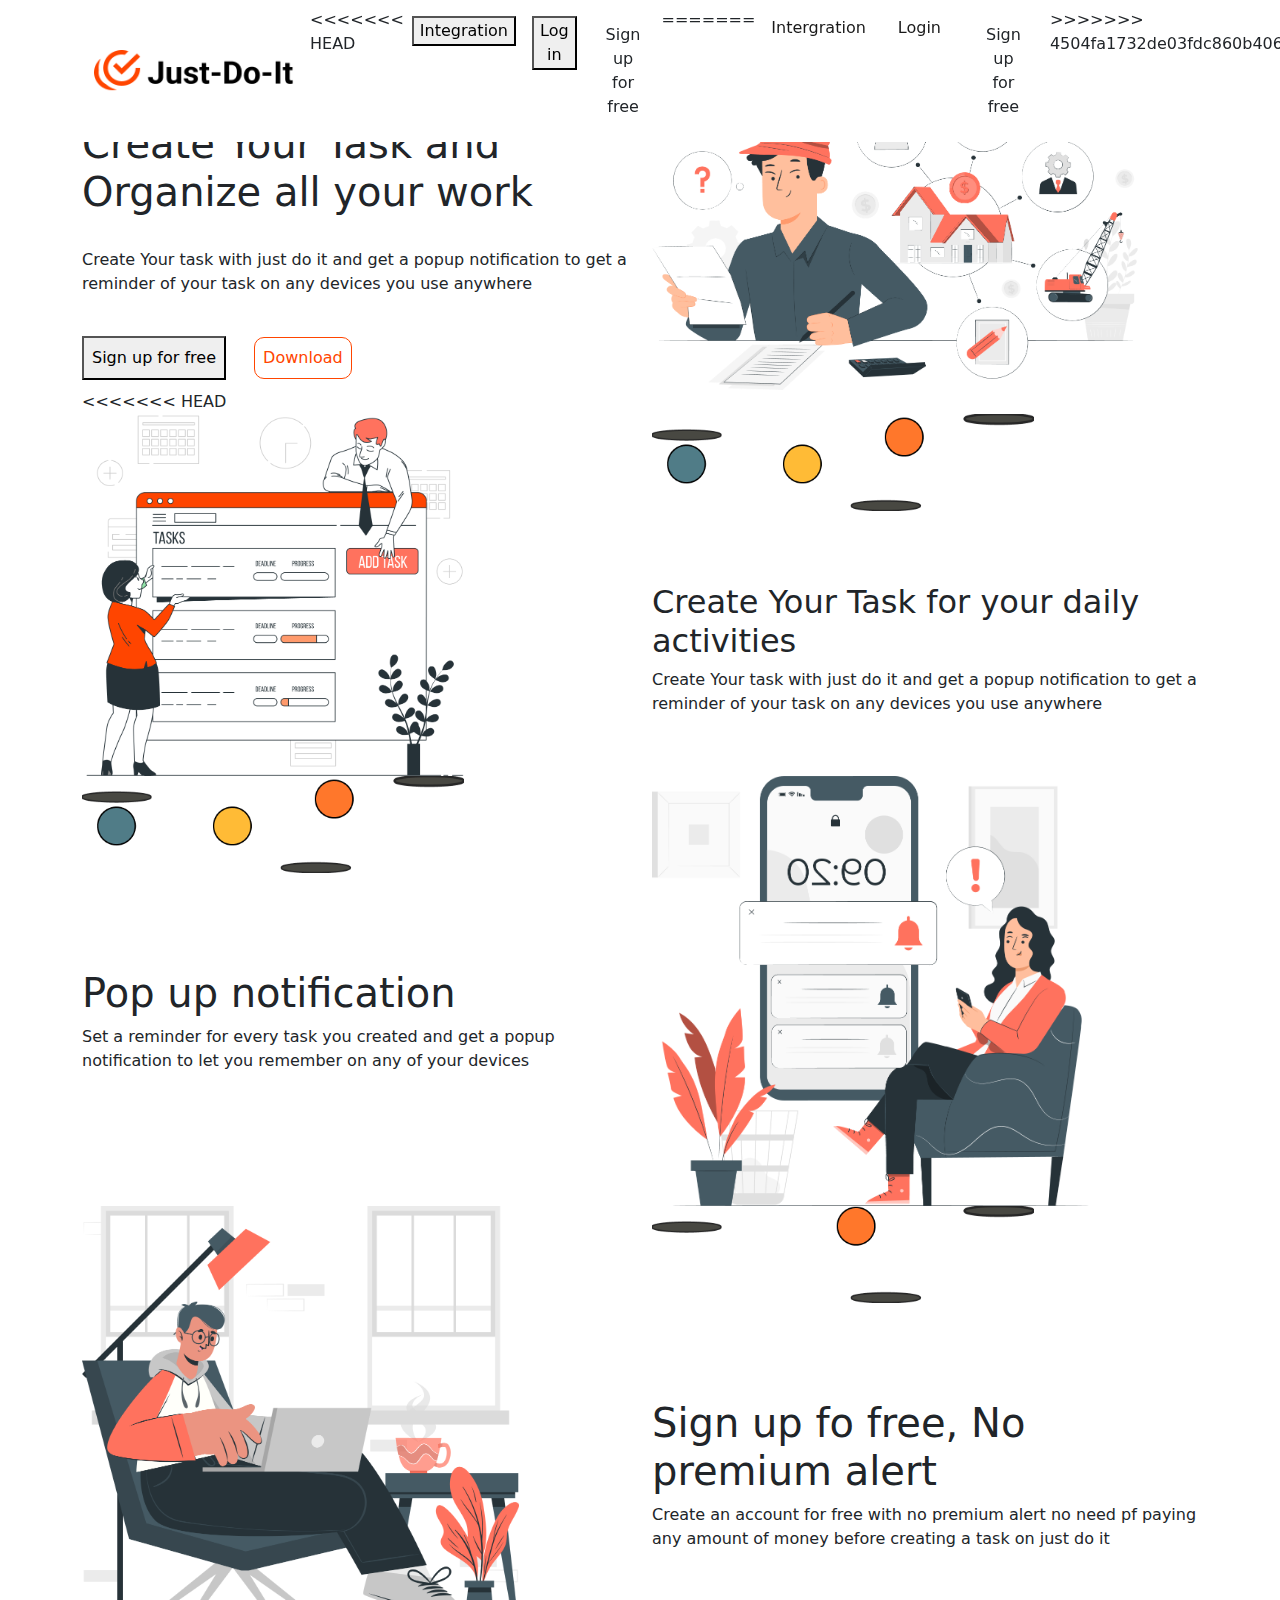
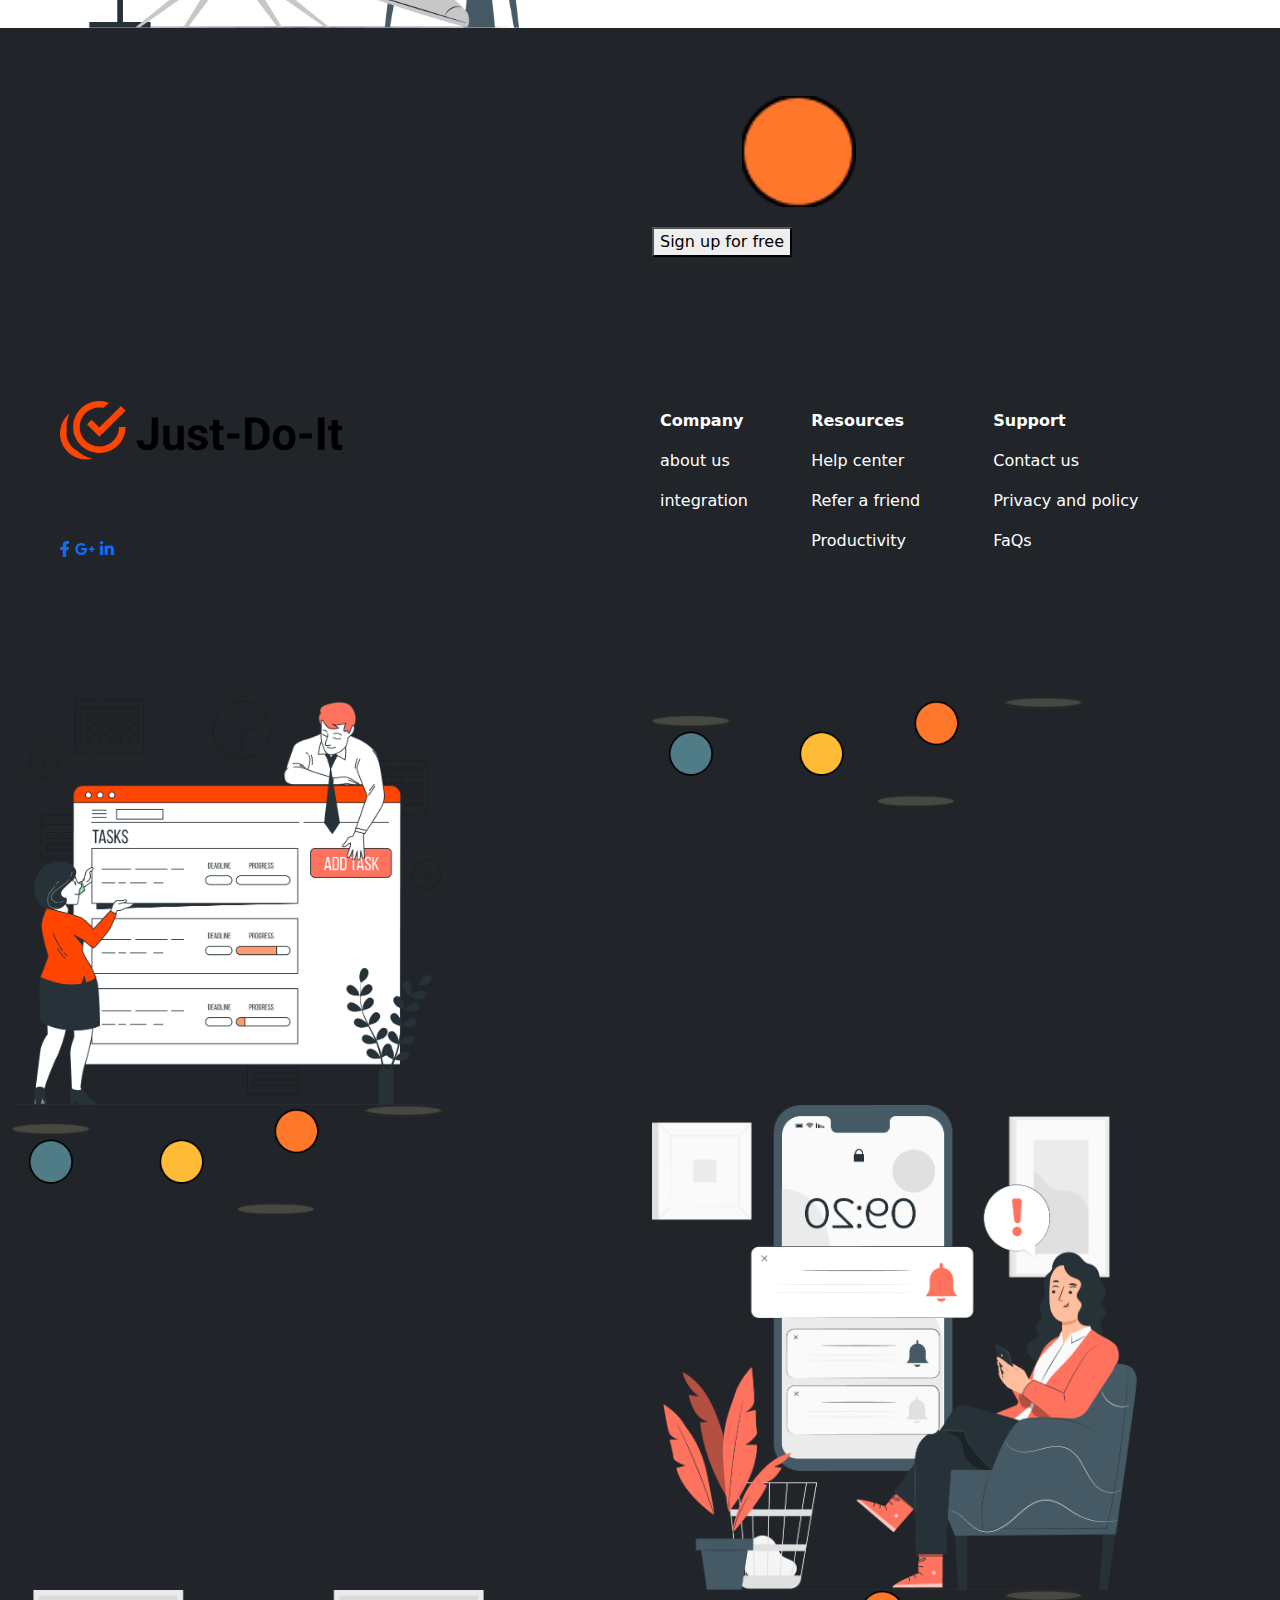
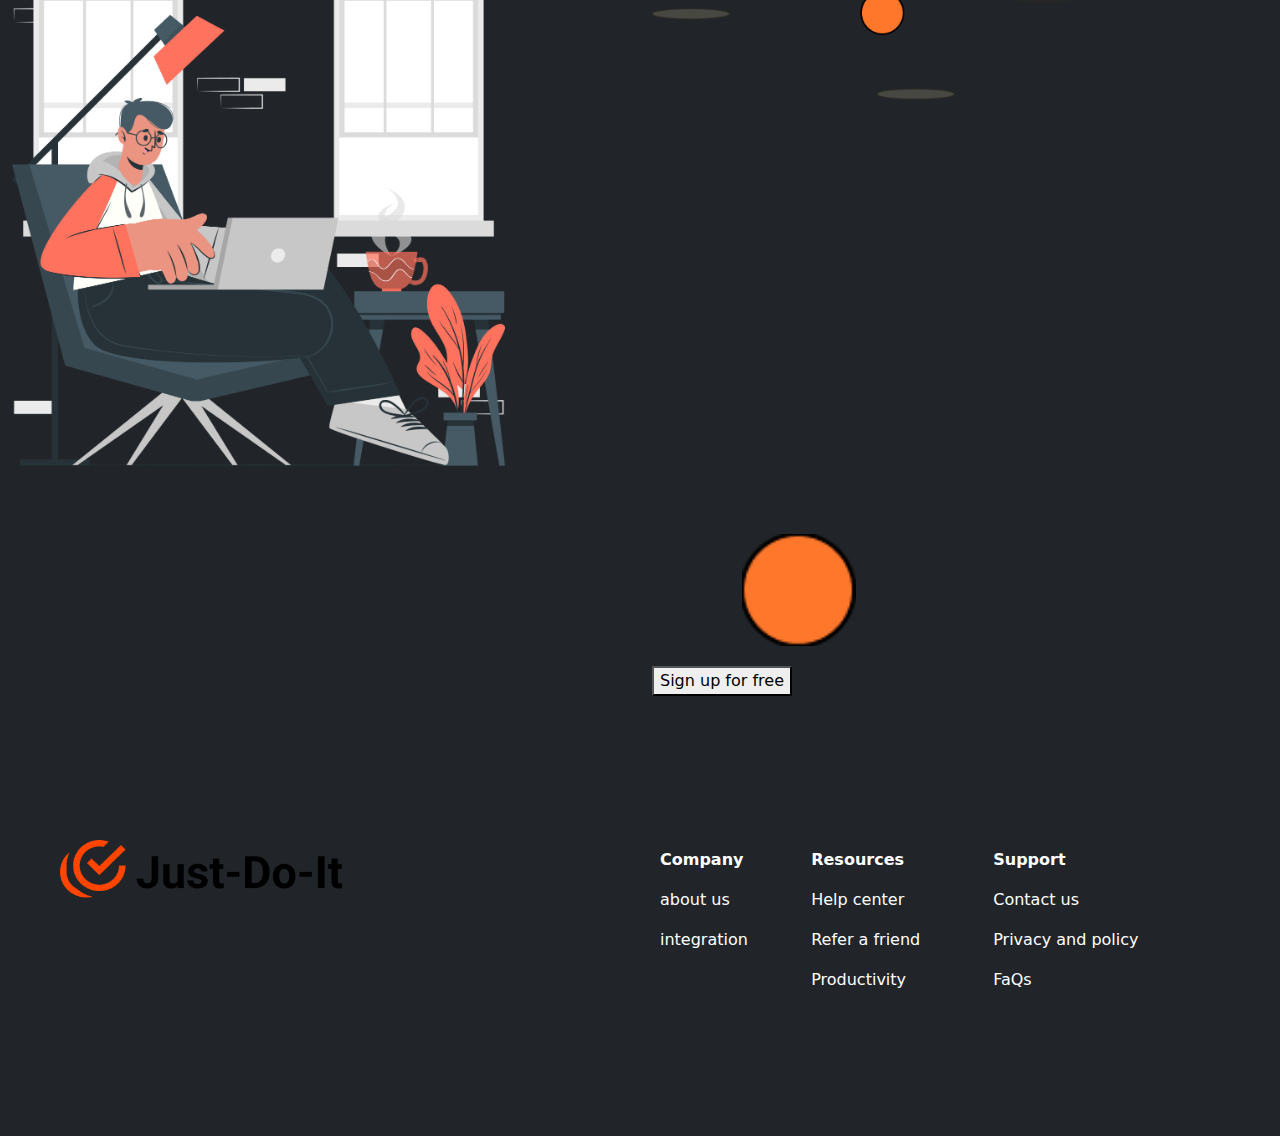
<file: pages/index.html>
<!DOCTYPE html>
<html lang="en">
<head>
    <meta charset="UTF-8">
    <meta http-equiv="X-UA-Compatible" content="IE=edge">
    <meta name="viewport" content="width=device-width, initial-scale=1.0">
    <title>Document</title>
    <link rel="stylesheet" href="/css/bootstrap.css">
    <link href="/css2/all.css" rel="stylesheet">
    <link rel="stylesheet" href="/css/all.min.css">
    <link rel="stylesheet" href="/main-css/landingpage.css">
</head>
<body>
    <div class="container">
            <!-- nav -->

        <nav class="navbar navbar-expand-lg " style="background-color: white;">
            <div class="container-fluid">
              <a class="navbar-brand "  href="#"><img src="/images/Group 6.png"  style="width:200px; "   alt=""></a>
              <button class="navbar-toggler" type="button" data-bs-toggle="collapse" data-bs-target="#navbarNavAltMarkup" aria-controls="navbarNavAltMarkup" aria-expanded="false" aria-label="Toggle navigation">
                <span class="navbar-toggler-icon"></span>
              </button>
              <div class="collapse navbar-collapse " id="navbarNavAltMarkup">
                <div class="navbar-nav ms-auto mx-5 ">
<<<<<<< HEAD
                  <a class="nav-link active" aria-current="page" href="#"> <button class="activ">Integration</button></a>
                  <a class="nav-link  active" href="sign-in.html"> <button class="activ">Log in</button></a>
                  <a  class="nav-link active" href="./sign-up.html"> <button class="btn sign-up-btn">Sign up for free</button> </a>  
=======
                  <a class="nav-link active mx-2" aria-current="page" href="#">Intergration</a>
                  <a class="nav-link  active mx-2" href="sign-in.html">Login</a>
                  <a  class="nav-link active mx-2" href="./sign-up.html"> <button class="btn sign-up-btn">Sign up for free</button> </a>  
>>>>>>> 4504fa1732de03fdc860b406c81dfc7596e89425
                </div>
              </div>
            </div>
          </nav>
          
                <!-- <head></head> -->



                <div class="row  head">
                    <div class="col-sm-6 ">
<<<<<<< HEAD
                      <br> 
                      <br> 
                      <br> 
=======
>>>>>>> 4504fa1732de03fdc860b406c81dfc7596e89425
                      <div class="text">
                        <h1>Create Your Task and Organize all your work</h1> 
                        <br>
                        <p>Create Your task with just do it and get a popup notification
                            to get a reminder of your task on any devices you use anywhere 
                        </p> <br> 
                       <a href="/pages/sign-up.html"><button class="sign-up-btn p-2" type="submit">Sign up for free</button></a> 
                        <button class="sign-btn p-2 mx-4" type="submit">Download</button>
                        </div>
                    </div>
                    <div class="col-sm-6 ">
                      <img src="/images/pana6.png " class="img-fluid" style="width: 90%; margin-top:80px" alt="">
                    </div>
                    </div>

<<<<<<< HEAD


                    <!-- body -->

                    <div class="row body">
                        <div class="col-sm-6  blue">
                           <img src="/images/bro.png" class="img-fluid" alt="">
                        </div>
                        <div class="col-sm-6 ">
                          <div>
                            <img src="/images/Group 50.png" class="img-fluid"alt="">
                          </div>
                      <br> 
                      <br> 
                      <br> 
                          <div class="text">
                            <h2>Create Your Task for your daily activities</span> </h2>
                            <p>Create Your task with just do it and get a popup notification
                                to get a reminder of your task on any devices you use anywhere 
                            </p>
                            </div>
                        </div>
                    </div>




                    <div class="row body">
                        <div class="col-sm-6">
                          <div>
                            <img src="/images/Group 50.png" class="img-fluid"   alt="">
                          </div>
                      <br>
                      <br> 
                      <br> 
                      <br> 
                          <div class="text">
                            <h1>Pop up notification</h1>
                            <p>Set a reminder for every task you created and get a popup notification to let you remember on any of your devices  
                            </p>
                            </div>
                            </div>
                            <div class="col-sm-6 blue">
                             <img src="/images/pana2.png"       style="width: 80%;" class="img-fluid" alt="">
                          </div>
                        </div>

                        <div class="row body">
                            <div class=" col-sm-6 ">
                               <img src="/images/pana4.png" class="img-fluid"      style="width: 80%;"     alt="">
                            </div>
                            <div class="col-sm-6 ">
                              <div>
                                <img src="/images/Group 52.png" class="img-fluid"  alt="">
                              </div>
                              <br> 
                      <br>  
                      <br> 
                      <br> 
                              <div class="text">
                                <h1>Sign up fo free, No premium alert</h1>
                                <p>Create an account for free with no premium alert no need pf paying any amount of money before  creating a task on just do it 
                                </p>
                                </div>
                            </div>
                        </div>          
            </div>
              <!-- footer -->

        <div class="container-fluid bg-dark footer  gap-4">
          <div class="row p-5">
            <div class="col-sm-6">
             <div > <h1 style="margin-top:30px;">Organize all your work by  <br>  using just do it </h1></div>
              
            </div>
            <div class="col-sm-6 foo">
              <div> 
                <img src="/IMGS/Group.png"  style="margin:20px 20px 20px 90px ; width:20%;"  alt=""> <br>
                <a href="/pages/sign-up.html"><button class="sign-up-btn " type="submit">Sign up for free</button></a>
               </div>
            </div>
            </div>


               <div class="row p-5 my-5">

              <div class="col-sm-6">
                 <div >
                  <img src="/images/Group 6.png" style="width:50%" alt="">
                  <p class="fs-5">Create a task and achive more <br> every day using just do it</p>
    
                </div> 
                <div class="contain">
                  <a href="#" class="social"><i class="fab fa-facebook-f"></i></a>
                  <a href="#" class="social"><i class="fab fa-google-plus-g"></i></a>
                  <a href="#" class="social"><i class="fab fa-linkedin-in"></i></a>
                </div>
              </div>

                <div class="col-sm-6">
                  <div class="table-responsive">
                    <table class="table table-borderless table-dark">
                      <tr>
                        <th scope="col"> Company </th>
                        <th scope="col">Resources</th>
                        <th scope="col">Support</th>
                      </tr>
                      <tr>
                        <td>about us</td>
                        <td>Help center</td>
                        <td>Contact us</td>
                      </tr>
                      <tr>
                        <td>integration</td>
                        <td>Refer a friend</td>
                        <td>Privacy and policy</td>
                      </tr>
                      <tr>
                        <td></td>
                        <td>Productivity</td>
                        <td>FaQs</td>
                      </tr>
                    </table>
                  </div>
                               
              </div>

              <div class="row">
                <div class="col-sm-12">

                </div>
              </div>
            </div>
=======


                    <!-- body -->

                    <div class="row body">
                        <div class="col-sm-6  blue">
                           <img src="/images/bro.png" class="img-fluid" alt="">
                        </div>
                        <div class="col-sm-6 ">
                          <div>
                            <img src="/images/Group 50.png" class="img-fluid"alt="">
                          </div>
                          <div class="text">
                            <h2>Create Your Task for your daily activities</span> </h2>
                            <p>Create Your task with just do it and get a popup notification
                                to get a reminder of your task on any devices you use anywhere 
                            </p>
                            </div>
                        </div>
                    </div>




                    <div class="row body">
                        <div class="col-sm-6">
                          <div>
                            <img src="/images/Group 50.png" class="img-fluid"   alt="">
                          </div>
                          <div class="text">
                            <h1>Pop up notification</h1>
                            <p>Set a reminder for every task you created and get a popup notification to let you remember on any of your devices  
                            </p>
                            </div>
                            </div>
                            <div class="col-sm-6 blue">
                             <img src="/images/pana2.png"       style="width: 80%;" class="img-fluid" alt="">
                          </div>
                        </div>

                        <div class="row body">
                            <div class=" col-sm-6 ">
                               <img src="/images/pana4.png" class="img-fluid"      style="width: 80%;"     alt="">
                            </div>
                            <div class="col-sm-6 ">
                              <div>
                                <img src="/images/Group 52.png" class="img-fluid"  alt="">
                              </div>
                              <div class="text">
                                <h1>Sign up fo free, No premium alert</h1>
                                <p>Create an account for free with no premium alert no need pf paying any amount of money before  creating a task on just do it 
                                </p>
                                </div>
                            </div>
                        </div>          
            </div>
              <!-- footer -->

        <div class="container-fluid bg-dark footer  gap-4">
          <div class="row p-5">
            <div class="col-sm-6">
             <div > <h1 style="margin-top:30px;">Organize all your work by  <br>  using just do it </h1></div>
              
            </div>
            <div class="col-sm-6 foo">
              <div> 
                <img src="/IMGS/Group.png"  style="margin:20px 20px 20px 90px ; width:20%;"  alt=""> <br>
                <a href="/pages/sign-up.html"><button class="sign-up-btn " type="submit">Sign up for free</button></a>
               </div>
            </div>
            </div>


               <div class="row p-5 my-5">

              <div class="col-sm-6">
                 <div >
                  <img src="/images/Group 6.png" style="width:50%" alt="">
                  <p class="fs-5">Create a task and achive more <br> every day using just do it</p>
    
                </div> 
              </div>

                <div class="col-sm-6">
                  <div class="table-responsive">
                    <table class="table table-borderless table-dark">
                      <tr>
                        <th scope="col"> Company </th>
                        <th scope="col">Resources</th>
                        <th scope="col">Support</th>
                      </tr>
                      <tr>
                        <td>about us</td>
                        <td>Help center</td>
                        <td>Contact us</td>
                      </tr>
                      <tr>
                        <td>integration</td>
                        <td>Refer a friend</td>
                        <td>Privacy and policy</td>
                      </tr>
                      <tr>
                        <td></td>
                        <td>Productivity</td>
                        <td>FaQs</td>
                      </tr>
                    </table>
                  </div>
                               
              </div>
            </div>


>>>>>>> 4504fa1732de03fdc860b406c81dfc7596e89425

   </div>
     


    <script src="/js/bootstrap.js"></script>
</body>
</html>
</file>
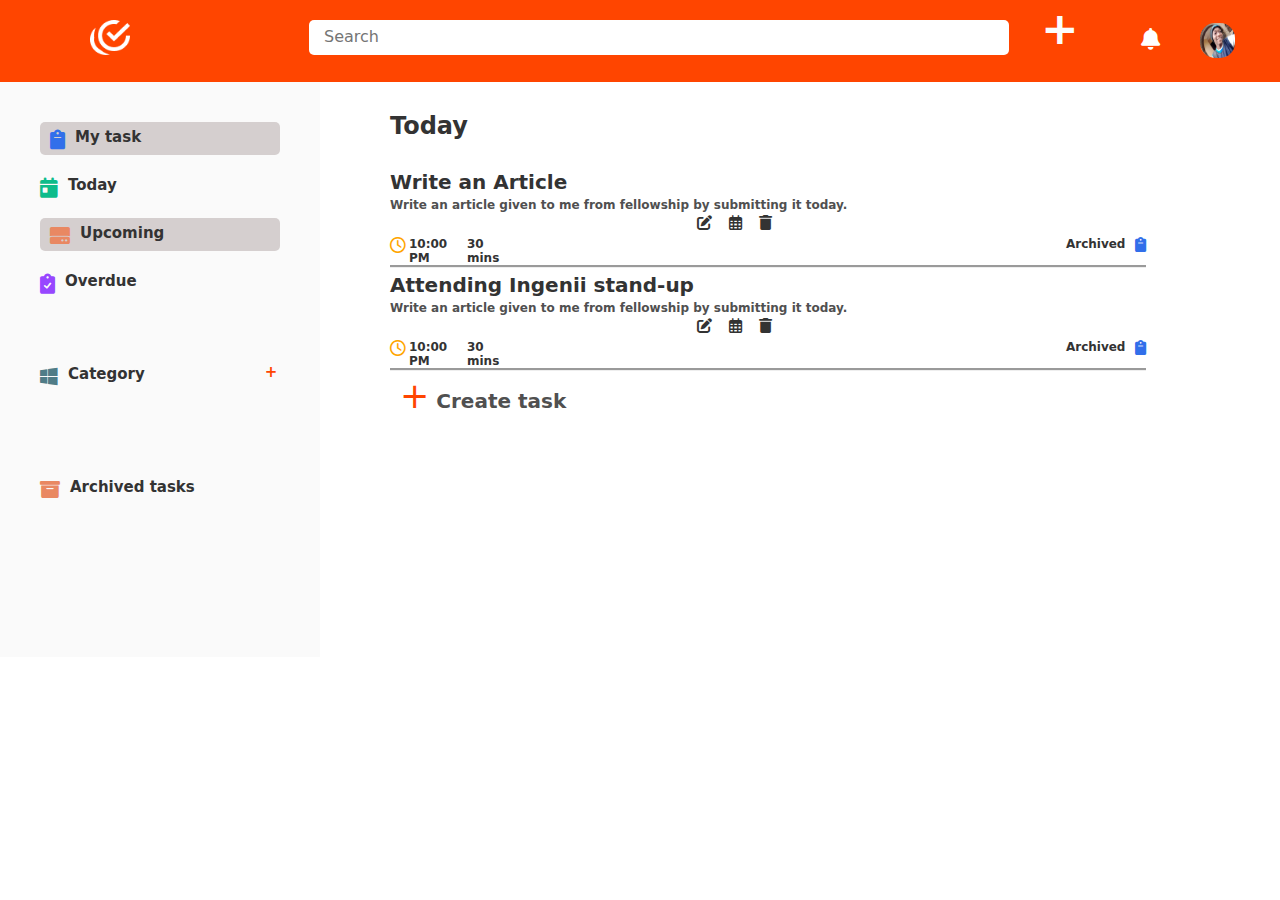
<file: main-pages/archive.html>
<!DOCTYPE html>
<html lang="en">
<head>
    <meta charset="UTF-8">
    <meta http-equiv="X-UA-Compatible" content="IE=edge">
    <meta name="viewport" content="width=device-width, initial-scale=1.0">
    <title>Your Archived Task!!!</title>
    <link href="/css2/all.css" rel="stylesheet">
    <link rel="stylesheet" href="/main-css/other_pages_styles2.css">
</head>
<body>
    <nav class="main-nav">
        <div class="logo-image">
            <img src="/IMGS/white logo.png" alt="Todo logo">
        </div>
        <div class="search">
            <input type="text" placeholder="Search">
        </div>
        <div class="add">
            <a href="http://" target="_blank"><h2>&plus;</h2></a>
        </div>
        <div class="reminder">
            <a href="http://" target="_blank"><i class="fa-solid fa-bell"></i></a>
        </div>
        <div class="profile-picture">
            <img src="/IMGS/pp.jpg" alt="My Profile picture" height="35px" width="35px">
        </div>
    </nav>

    <section>
        <div class="menus">
            <div class="my-task current">
                <i class="fa-solid fa-clipboard"></i> 
                <h4><a href="my-task.html" target="_blank">My task</a></h4>
            </div>
            <div class="today">
                <i class="fa-solid fa-calendar-day"></i>
                <h4><a href="today.html" target="_blank">Today</a></h4>
            </div> 
            <div class="upcoming current">
                <i class="fa-solid fa-hard-drive"></i>
                <h4><a href="upcoming.html" target="_blank">Upcoming</a></h4>
            </div> 
            <div class="overdue">
                <i class="fa-solid fa-clipboard-check"></i>
                <h4><a href="overdue.html" target="_blank">Overdue</a></h4>
            </div> 
            <div class="category">
                <i class="fa-brands fa-windows"></i>
                <h4><a href="" target="_blank">Category</a></h4>
                <h6><a href="" target="_blank"> &plus;</a></h6>
            </div>
            <div class="archived">
                <i class="fa-solid fa-box-archive"></i>
                <h4><a href="archive.html" target="_blank">Archived tasks</a></h4>
            </div>
        </div>
        <div class="content create">
            <h3>Today</h3>
            <div class="todos">
                <ul>
                    <li>
                        <h3 class="Description">Write an Article</h3>
                        <h5 class="details">Write an article given to me from fellowship by submitting it today.</h5>
                        <div class="task-icons">
                            <a href="" class="edit"><i class="fa-solid fa-pen-to-square"></i></a>
                            <a href="" class="date"><i class="fa-regular fa-calendar-days"></i></a>
                            <a href="" class="delete"><i class="fa-solid fa-trash"></i></a>
                        </div>
                        <div class="todos-btns">
                            <div class="todos-btns1">
                                <i class="fa-regular fa-clock"></i>
                                <h6 class="time">10:00 PM</h6>
                                <h6 class="reminder">30 mins</h6>
                            </div>
                            <div class="todos-btns2">
                                <h6>Archived</h6>
                                <i class="fa-solid fa-clipboard"></i> 
                            </div>
                        </div>
                    </li>
                    <li>
                        <h3 class="Description">Attending Ingenii stand-up</h3>
                        <h5 class="details">Write an article given to me from fellowship by submitting it today.</h5>
                        <div class="task-icons">
                            <a href="" class="edit"><i class="fa-solid fa-pen-to-square"></i></a>
                            <a href="" class="date"><i class="fa-regular fa-calendar-days"></i></a>
                            <a href="" class="delete"><i class="fa-solid fa-trash"></i></a>
                        </div>
                        <div class="todos-btns">
                            <div class="todos-btns1">
                                <i class="fa-regular fa-clock"></i>
                                <h6 class="time">10:00 PM</h6>
                                <h6 class="reminder">30 mins</h6>
                            </div>
                            <div class="todos-btns2">
                                <h6>Archived</h6>
                                <i class="fa-solid fa-clipboard"></i> 
                            </div>
                        </div>
                    </li>
                </ul>
                <h5><a href="/main-pages/create.html" target="_blank"><span>&plus;</span> Create task</a></h5>
            </div>
        </div>
    </section>
</body>
</html>
</file>
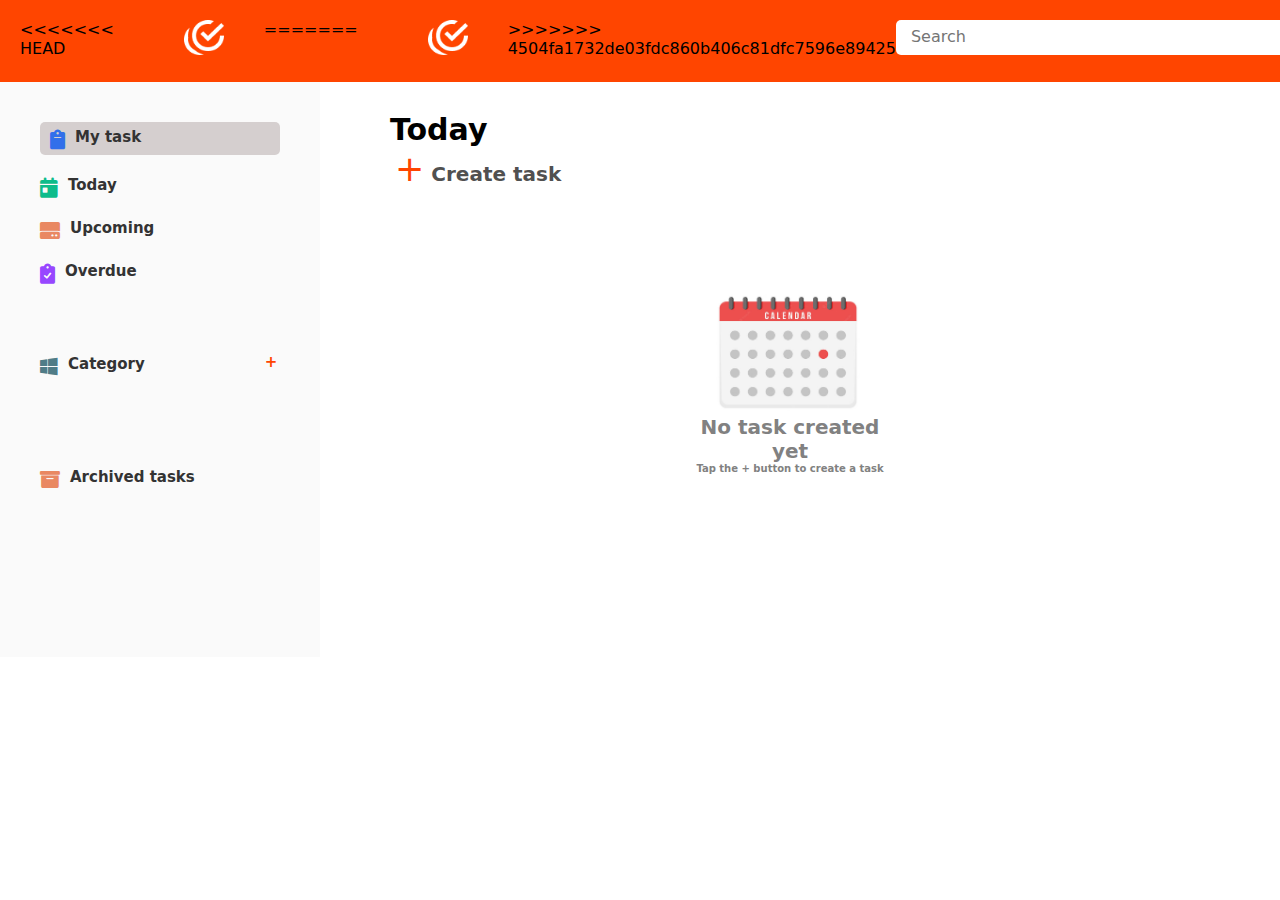
<file: main-pages/dashboard.html>
<!DOCTYPE html>
<html lang="en">
<head>
    <meta charset="UTF-8">
    <meta http-equiv="X-UA-Compatible" content="IE=edge">
    <meta name="viewport" content="width=device-width, initial-scale=1.0">
    <title>Welcome to your dashboard!!!</title>
    <link href="/css2/all.css" rel="stylesheet">
    <link rel="stylesheet" href="/main-css/other_pages_styles2.css">
</head>
<body>
    <nav class="main-nav">
<<<<<<< HEAD
       <a href="/pages/index.html"><div class="logo-image">
        <img src="/IMGS/white logo.png" alt="Todo logo">
   </div></a>  
=======
        <div class="logo-image">
            <img src="/IMGS/white logo.png" alt="Todo logo">
        </div>
>>>>>>> 4504fa1732de03fdc860b406c81dfc7596e89425
        <div class="search">
            <input type="text" placeholder="Search">
        </div>
        <div class="add">
            <a href="/main-pages/create.html" target="_blank"><h2>&plus;</h2></a>
        </div>
        <div class="reminder">
            <a href="http://" target="_blank"><i class="fa-solid fa-bell"></i></a>
        </div>
        <div class="profile-picture">
            <img src="/IMGS/pp.jpg" alt="My Profile picture" height="35px" width="35px">
        </div>
    </nav>

    <section>
        <div class="menus">
            <div class="my-task current">
                <i class="fa-solid fa-clipboard"></i> 
                <h4><a href="my-task.html" target="_blank">My task</a></h4>
            </div>
            <div class="today">
                <i class="fa-solid fa-calendar-day"></i>
                <h4><a href="today.html" target="_blank">Today</a></h4>
            </div> 
            <div class="upcoming">
                <i class="fa-solid fa-hard-drive"></i>
                <h4><a href="upcoming.html" target="_blank">Upcoming</a></h4>
            </div> 
            <div class="overdue">
                <i class="fa-solid fa-clipboard-check"></i>
                <h4><a href="overdue.html" target="_blank">Overdue</a></h4>
            </div> 
            <div class="category">
                <i class="fa-brands fa-windows"></i>
                <h4><a href="" target="_blank">Category</a></h4>
                <h6><a href="" target="_blank"> &plus;</a></h6>
            </div>
            <div class="archived">
                <i class="fa-solid fa-box-archive"></i>
                <h4><a href="archive.html" target="_blank">Archived tasks</a></h4>
            </div>
        </div>
        <div class="content">
            <h3>Today</h3>
            <h5><a href="/main-pages/create.html" target="_blank"><span>&plus;</span> Create task</a></h5>
            <aside>
                <img src="/IMGS/calendar.jpeg" alt="A picture of a calender" width="144px" height="117px">
                <h4>No task created yet</h4>
                <h6>Tap the + button to create a task</h6>
            </aside>
        </div>
    </section>
</body>
</html>
</file>
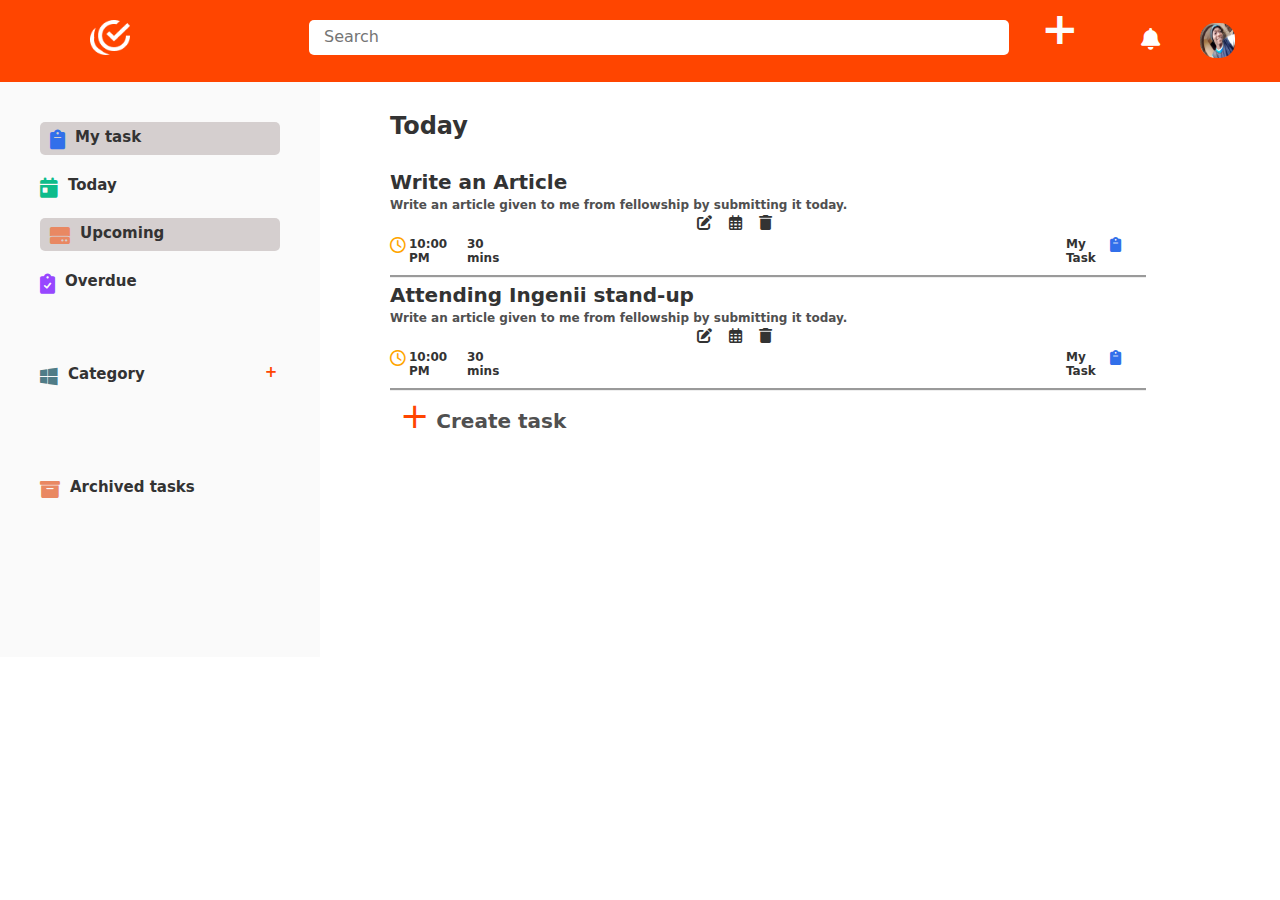
<file: main-pages/my-task.html>
<!DOCTYPE html>
<html lang="en">
<head>
    <meta charset="UTF-8">
    <meta http-equiv="X-UA-Compatible" content="IE=edge">
    <meta name="viewport" content="width=device-width, initial-scale=1.0">
    <title>Your Tasks!!!</title>
    <link href="/css2/all.css" rel="stylesheet">
    <link rel="stylesheet" href="/main-css/other_pages_styles2.css">
</head>
<body>
    <nav class="main-nav">
        <div class="logo-image">
            <img src="/IMGS/white logo.png" alt="Todo logo">
        </div>
        <div class="search">
            <input type="text" placeholder="Search">
        </div>
        <div class="add">
            <a href="http://" target="_blank"><h2>&plus;</h2></a>
        </div>
        <div class="reminder">
            <a href="http://" target="_blank"><i class="fa-solid fa-bell"></i></a>
        </div>
        <div class="profile-picture">
            <img src="/IMGS/pp.jpg" alt="My Profile picture" height="35px" width="35px">
        </div>
    </nav>

    <section>
        <div class="menus">
            <div class="my-task current">
                <i class="fa-solid fa-clipboard"></i> 
                <h4><a href="my-task.html" target="_blank">My task</a></h4>
            </div>
            <div class="today">
                <i class="fa-solid fa-calendar-day"></i>
                <h4><a href="today.html" target="_blank">Today</a></h4>
            </div> 
            <div class="upcoming current">
                <i class="fa-solid fa-hard-drive"></i>
                <h4><a href="upcoming.html" target="_blank">Upcoming</a></h4>
            </div> 
            <div class="overdue">
                <i class="fa-solid fa-clipboard-check"></i>
                <h4><a href="overdue.html" target="_blank">Overdue</a></h4>
            </div> 
            <div class="category">
                <i class="fa-brands fa-windows"></i>
                <h4><a href="" target="_blank">Category</a></h4>
                <h6><a href="" target="_blank"> &plus;</a></h6>
            </div>
            <div class="archived">
                <i class="fa-solid fa-box-archive"></i>
                <h4><a href="archive.html" target="_blank">Archived tasks</a></h4>
            </div>
        </div>
        <div class="content create">
            <h3>Today</h3>
            <div class="todos">
                <ul>
                    <li>
                        <h3 class="description">Write an Article</h3>
                        <h5 class="details">Write an article given to me from fellowship by submitting it today.</h5>
                        <div class="task-icons">
                            <a href="" class="edit"><i class="fa-solid fa-pen-to-square"></i></a>
                            <a href="" class="date"><i class="fa-regular fa-calendar-days"></i></a>
                            <a href="" class="delete"><i class="fa-solid fa-trash"></i></a>
                        </div>
                        <div class="todos-btns">
                            <div class="todos-btns1">
                                <i class="fa-regular fa-clock"></i>
                                <h6 class="time">10:00 PM</h6>
                                <h6 class="reminder">30 mins</h6>
                            </div>
                            <div class="todos-btns2">
                                <h6>My Task</h6>
                                <i class="fa-solid fa-clipboard"></i> 
                            </div>
                        </div>
                    </li>
                    <li>
                        <h3 class="Description">Attending Ingenii stand-up</h3>
                        <h5 class="details">Write an article given to me from fellowship by submitting it today.</h5>
                        <div class="task-icons">
                            <a href="" class="edit"><i class="fa-solid fa-pen-to-square"></i></a>
                            <a href="" class="date"><i class="fa-regular fa-calendar-days"></i></a>
                            <a href="" class="delete"><i class="fa-solid fa-trash"></i></a>
                        </div>
                        <div class="todos-btns">
                            <div class="todos-btns1">
                                <i class="fa-regular fa-clock"></i>
                                <h6 class="time">10:00 PM</h6>
                                <h6 class="reminder">30 mins</h6>
                            </div>
                            <div class="todos-btns2">
                                <h6>My Task</h6>
                                <i class="fa-solid fa-clipboard"></i> 
                            </div>
                        </div>
                    </li>
                </ul>
                <h5><a href="/main-pages/create.html" target="_blank"><span>&plus;</span> Create task</a></h5>
            </div>
        </div>
    </section>
</body>
</html>
</file>
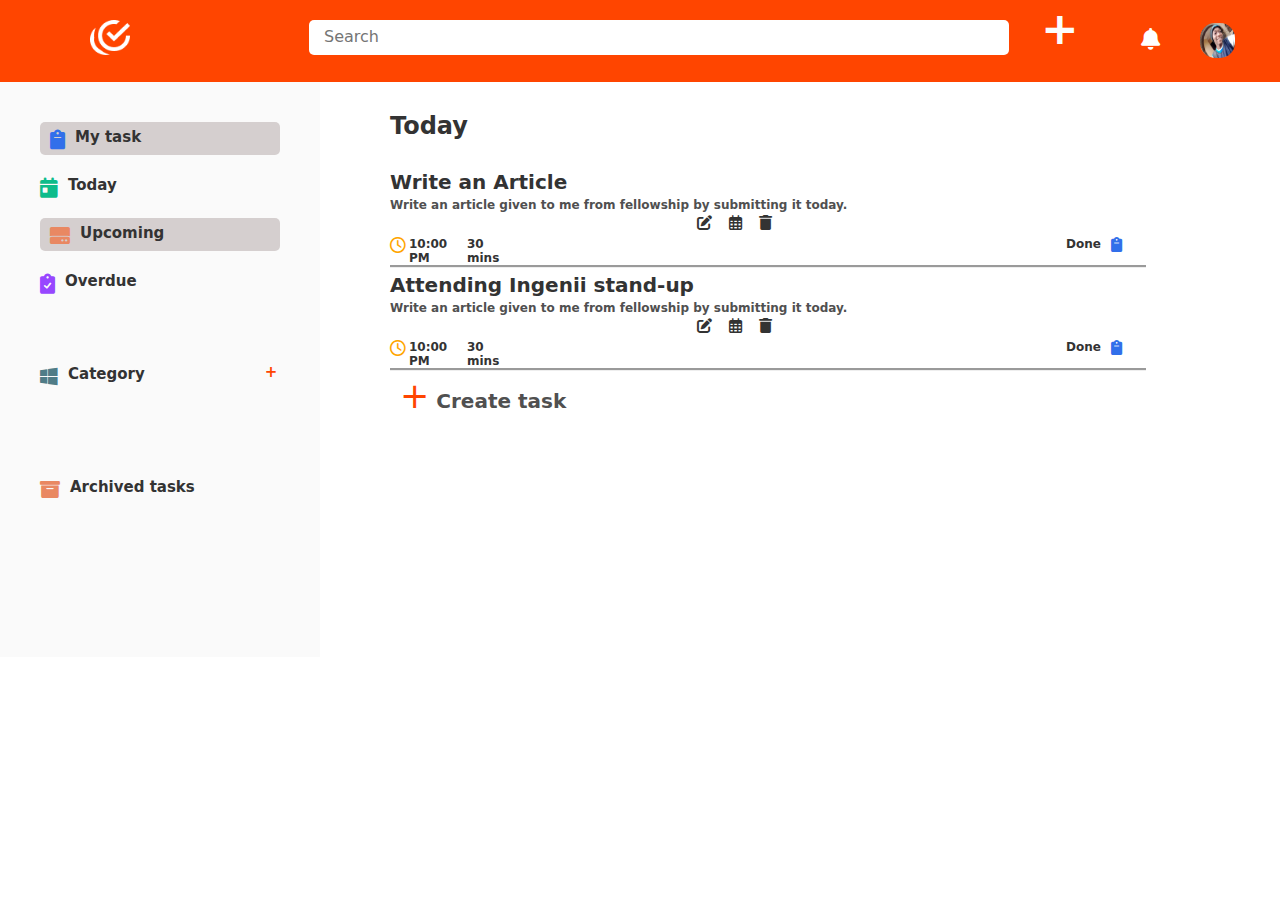
<file: main-pages/overdue.html>
<!DOCTYPE html>
<html lang="en">
<head>
    <meta charset="UTF-8">
    <meta http-equiv="X-UA-Compatible" content="IE=edge">
    <meta name="viewport" content="width=device-width, initial-scale=1.0">
    <title>Your Overdue Tasks!!!</title>
    <link href="/css2/all.css" rel="stylesheet">
    <link rel="stylesheet" href="/main-css/other_pages_styles2.css">
</head>
<body>
    <nav class="main-nav">
        <div class="logo-image">
            <img src="/IMGS/white logo.png" alt="Todo logo">
        </div>
        <div class="search">
            <input type="text" placeholder="Search">
        </div>
        <div class="add">
            <a href="http://" target="_blank"><h2>&plus;</h2></a>
        </div>
        <div class="reminder">
            <a href="http://" target="_blank"><i class="fa-solid fa-bell"></i></a>
        </div>
        <div class="profile-picture">
            <img src="/IMGS/pp.jpg" alt="My Profile picture" height="35px" width="35px">
        </div>
    </nav>

    <section>
        <div class="menus">
            <div class="my-task current">
                <i class="fa-solid fa-clipboard"></i> 
                <h4><a href="my-task.html" target="_blank">My task</a></h4>
            </div>
            <div class="today">
                <i class="fa-solid fa-calendar-day"></i>
                <h4><a href="today.html" target="_blank">Today</a></h4>
            </div> 
            <div class="upcoming current">
                <i class="fa-solid fa-hard-drive"></i>
                <h4><a href="upcoming.html" target="_blank">Upcoming</a></h4>
            </div> 
            <div class="overdue">
                <i class="fa-solid fa-clipboard-check"></i>
                <h4><a href="overdue.html" target="_blank">Overdue</a></h4>
            </div> 
            <div class="category">
                <i class="fa-brands fa-windows"></i>
                <h4><a href="" target="_blank">Category</a></h4>
                <h6><a href="" target="_blank"> &plus;</a></h6>
            </div>
            <div class="archived">
                <i class="fa-solid fa-box-archive"></i>
                <h4><a href="archive.html" target="_blank">Archived tasks</a></h4>
            </div>
        </div>
        <div class="content create">
            <h3>Today</h3>
            <div class="todos">
                <ul>
                    <li>
                        <h3 class="description">Write an Article</h3>
                        <h5 class="details">Write an article given to me from fellowship by submitting it today.</h5>
                        <div class="task-icons">
                            <a href="" class="edit"><i class="fa-solid fa-pen-to-square"></i></a>
                            <a href="" class="date"><i class="fa-regular fa-calendar-days"></i></a>
                            <a href="" class="delete"><i class="fa-solid fa-trash"></i></a>
                        </div>
                        <div class="todos-btns">
                            <div class="todos-btns1">
                                <i class="fa-regular fa-clock"></i>
                                <h6 class="time">10:00 PM</h6>
                                <h6 class="reminder">30 mins</h6>
                            </div>
                            <div class="todos-btns2">
                                <h6>Done</h6>
                                <i class="fa-solid fa-clipboard"></i> 
                            </div>
                        </div>
                    </li>
                    <li>
                        <h3 class="Description">Attending Ingenii stand-up</h3>
                        <h5 class="details">Write an article given to me from fellowship by submitting it today.</h5>
                        <div class="task-icons">
                            <a href="" class="edit"><i class="fa-solid fa-pen-to-square"></i></a>
                            <a href="" class="date"><i class="fa-regular fa-calendar-days"></i></a>
                            <a href="" class="delete"><i class="fa-solid fa-trash"></i></a>
                        </div>
                        <div class="todos-btns">
                            <div class="todos-btns1">
                                <i class="fa-regular fa-clock"></i>
                                <h6 class="time">10:00 PM</h6>
                                <h6 class="reminder">30 mins</h6>
                            </div>
                            <div class="todos-btns2">
                                <h6>Done</h6>
                                <i class="fa-solid fa-clipboard"></i> 
                            </div>
                        </div>
                    </li>
                </ul>
                <h5><a href="/main-pages/create.html" target="_blank"><span>&plus;</span> Create task</a></h5>
            </div>
        </div>
    </section>
</body>
</html>
</file>
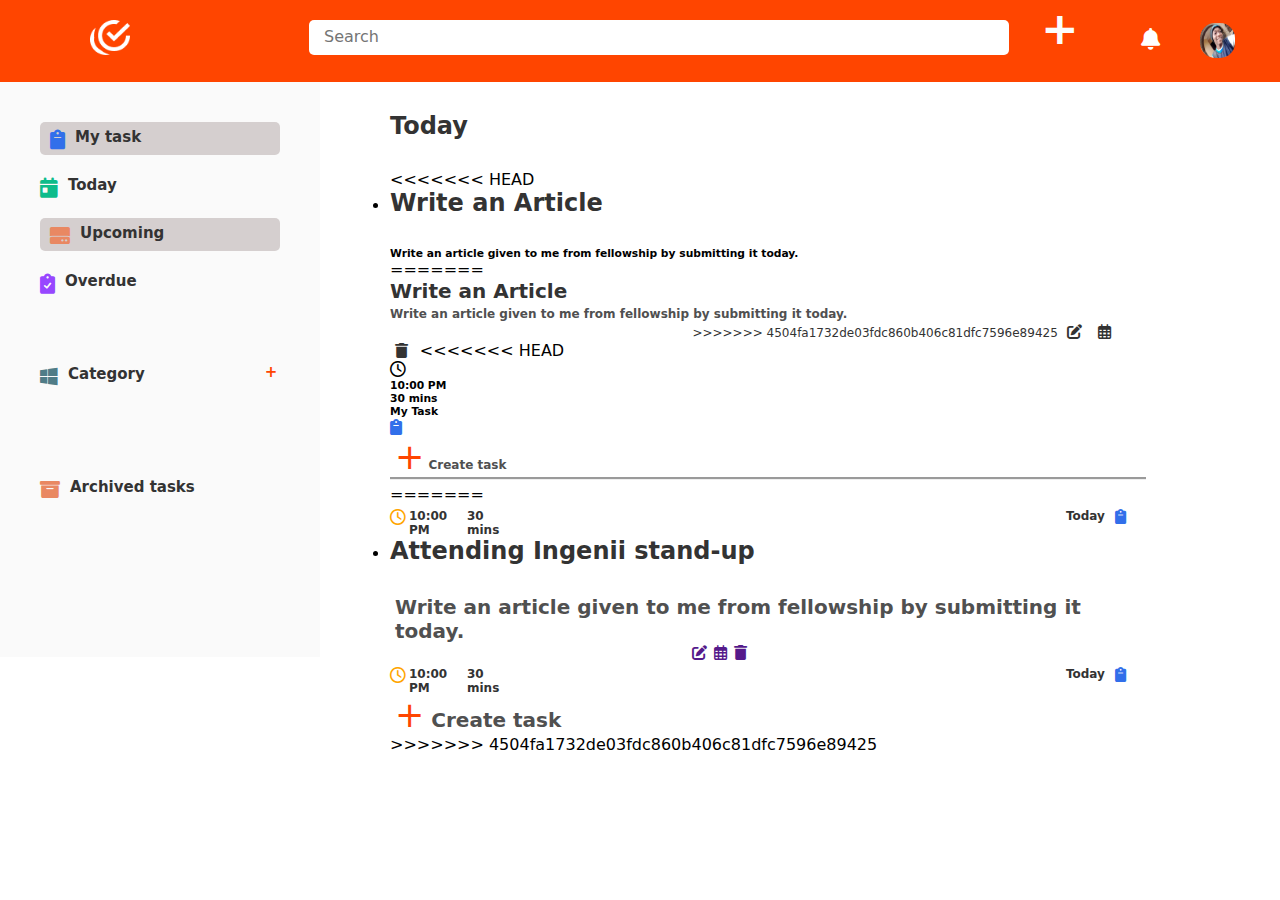
<file: main-pages/today.html>
<!DOCTYPE html>
<html lang="en">
<head>
    <meta charset="UTF-8">
    <meta http-equiv="X-UA-Compatible" content="IE=edge">
    <meta name="viewport" content="width=device-width, initial-scale=1.0">
    <title>Your To-Do list for today!!!</title>
    <link href="/css2/all.css" rel="stylesheet">
    <link rel="stylesheet" href="/main-css/other_pages_styles2.css">
</head>
<body>
    <nav class="main-nav">
        <div class="logo-image">
            <img src="/IMGS/white logo.png" alt="Todo logo">
        </div>
        <div class="search">
            <input type="text" placeholder="Search">
        </div>
        <div class="add">
            <a href="http://" target="_blank"><h2>&plus;</h2></a>
        </div>
        <div class="reminder">
            <a href="http://" target="_blank"><i class="fa-solid fa-bell"></i></a>
        </div>
        <div class="profile-picture">
            <img src="/IMGS/pp.jpg" alt="My Profile picture" height="35px" width="35px">
        </div>
    </nav>

    <section>
        <div class="menus">
            <div class="my-task current">
                <i class="fa-solid fa-clipboard"></i> 
                <h4><a href="my-task.html" target="_blank">My task</a></h4>
            </div>
            <div class="today">
                <i class="fa-solid fa-calendar-day"></i>
                <h4><a href="today.html" target="_blank">Today</a></h4>
            </div> 
            <div class="upcoming current">
                <i class="fa-solid fa-hard-drive"></i>
                <h4><a href="upcoming.html" target="_blank">Upcoming</a></h4>
            </div> 
            <div class="overdue">
                <i class="fa-solid fa-clipboard-check"></i>
                <h4><a href="overdue.html" target="_blank">Overdue</a></h4>
            </div> 
            <div class="category">
                <i class="fa-brands fa-windows"></i>
                <h4><a href="" target="_blank">Category</a></h4>
                <h6><a href="" target="_blank"> &plus;</a></h6>
            </div>
            <div class="archived">
                <i class="fa-solid fa-box-archive"></i>
                <h4><a href="archive.html" target="_blank">Archived tasks</a></h4>
            </div>
        </div>
        <div class="content create">
            <h3>Today</h3>
<<<<<<< HEAD
            <div class="todo-list">
                <ul>
                    <li>
                        <h3>Write an Article</h3>
                        <h6>Write an article given to me from fellowship by submitting it today.</h6>
                        <div>
=======
            <div class="todos">
                <ul>
                    <li>
                        <h3 class="Description">Write an Article</h3>
                        <h5 class="details">Write an article given to me from fellowship by submitting it today.</h5>
                        <div class="task-icons">
>>>>>>> 4504fa1732de03fdc860b406c81dfc7596e89425
                            <a href="" class="edit"><i class="fa-solid fa-pen-to-square"></i></a>
                            <a href="" class="date"><i class="fa-regular fa-calendar-days"></i></a>
                            <a href="" class="delete"><i class="fa-solid fa-trash"></i></a>
                        </div>
<<<<<<< HEAD
                        <div>
                            <div>
                                <i class="fa-regular fa-clock"></i>
                                <h6>10:00 PM</h6>
                                <h6>30 mins</h6>
                            </div>
                            <div>
                                <h6>My Task</h6>
                                <i class="fa-solid fa-clipboard"></i> 
                            </div>
                        </div>
                        <h5><a href="/main-pages/create.html" target="_blank"><span>&plus;</span> Create task</a></h5>
                    </li>
                </ul>
=======
                        <div class="todos-btns">
                            <div class="todos-btns1">
                                <i class="fa-regular fa-clock"></i>
                                <h6 class="time">10:00 PM</h6>
                                <h6 class="reminder">30 mins</h6>
                            </div>
                            <div class="todos-btns2">
                                <h6>Today</h6>
                                <i class="fa-solid fa-clipboard"></i> 
                            </div>
                        </div>
                    </li>
                    <li>
                        <h3 class="Description">Attending Ingenii stand-up</h3>
                        <h5 class="details">Write an article given to me from fellowship by submitting it today.</h5>
                        <div class="task-icons">
                            <a href="" class="edit"><i class="fa-solid fa-pen-to-square"></i></a>
                            <a href="" class="date"><i class="fa-regular fa-calendar-days"></i></a>
                            <a href="" class="delete"><i class="fa-solid fa-trash"></i></a>
                        </div>
                        <div class="todos-btns">
                            <div class="todos-btns1">
                                <i class="fa-regular fa-clock"></i>
                                <h6 class="time">10:00 PM</h6>
                                <h6 class="reminder">30 mins</h6>
                            </div>
                            <div class="todos-btns2">
                                <h6>Today</h6>
                                <i class="fa-solid fa-clipboard"></i> 
                            </div>
                        </div>
                    </li>
                </ul>
                <h5><a href="/main-pages/create.html" target="_blank"><span>&plus;</span> Create task</a></h5>
>>>>>>> 4504fa1732de03fdc860b406c81dfc7596e89425
            </div>
        </div>
    </section>
</body>
</html>
</file>
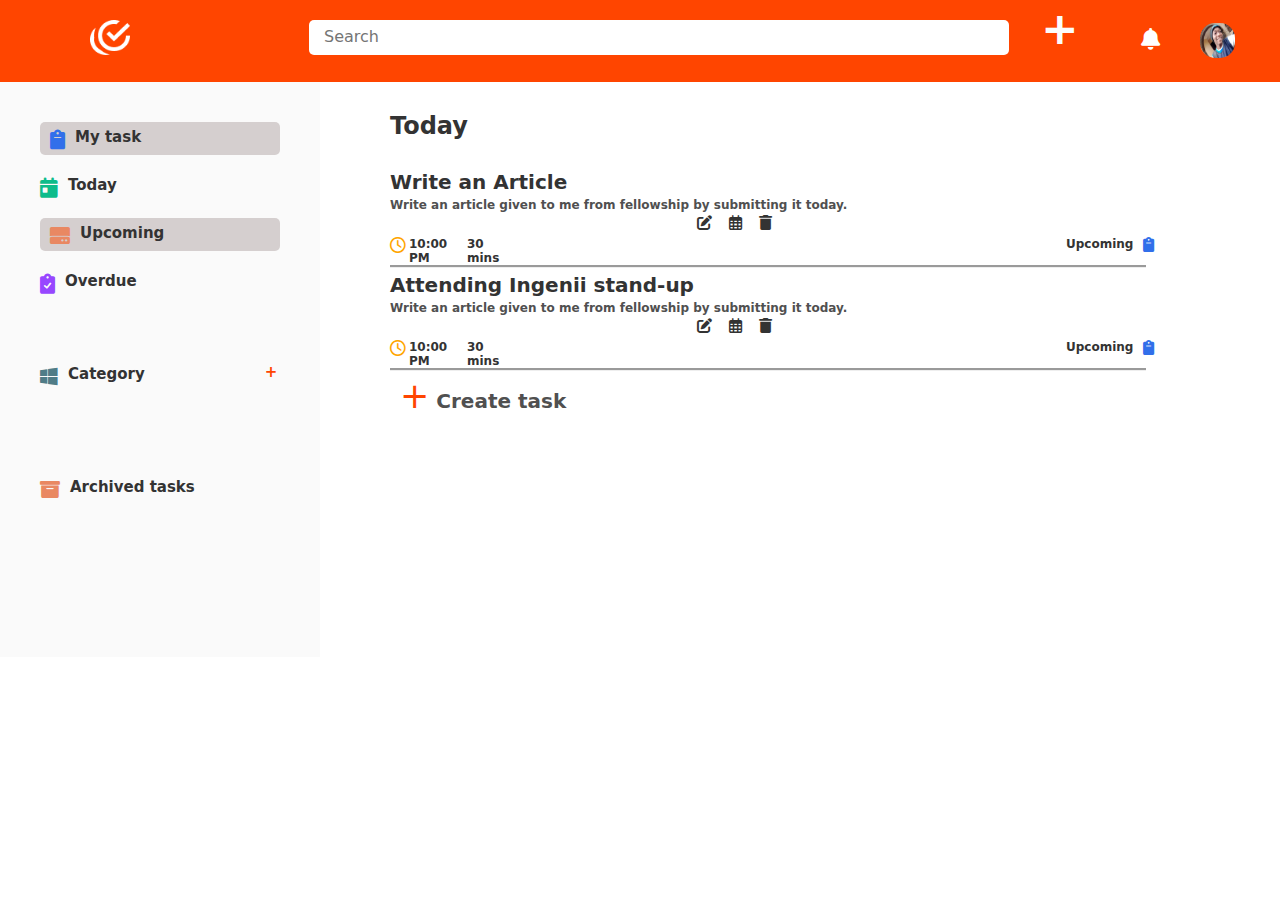
<file: main-pages/upcoming.html>
<!DOCTYPE html>
<html lang="en">
<head>
    <meta charset="UTF-8">
    <meta http-equiv="X-UA-Compatible" content="IE=edge">
    <meta name="viewport" content="width=device-width, initial-scale=1.0">
    <title>Your Upcoming Tasks!!!</title>
    <link href="/css2/all.css" rel="stylesheet">
    <link rel="stylesheet" href="/main-css/other_pages_styles2.css">
</head>
<body>
    <nav class="main-nav">
        <div class="logo-image">
            <img src="/IMGS/white logo.png" alt="Todo logo">
        </div>
        <div class="search">
            <input type="text" placeholder="Search">
        </div>
        <div class="add">
            <a href="http://" target="_blank"><h2>&plus;</h2></a>
        </div>
        <div class="reminder">
            <a href="http://" target="_blank"><i class="fa-solid fa-bell"></i></a>
        </div>
        <div class="profile-picture">
            <img src="/IMGS/pp.jpg" alt="My Profile picture" height="35px" width="35px">
        </div>
    </nav>

    <section>
        <div class="menus">
            <div class="my-task current">
                <i class="fa-solid fa-clipboard"></i> 
                <h4><a href="my-task.html" target="_blank">My task</a></h4>
            </div>
            <div class="today">
                <i class="fa-solid fa-calendar-day"></i>
                <h4><a href="today.html" target="_blank">Today</a></h4>
            </div> 
            <div class="upcoming current">
                <i class="fa-solid fa-hard-drive"></i>
                <h4><a href="upcoming.html" target="_blank">Upcoming</a></h4>
            </div> 
            <div class="overdue">
                <i class="fa-solid fa-clipboard-check"></i>
                <h4><a href="overdue.html" target="_blank">Overdue</a></h4>
            </div> 
            <div class="category">
                <i class="fa-brands fa-windows"></i>
                <h4><a href="" target="_blank">Category</a></h4>
                <h6><a href="" target="_blank"> &plus;</a></h6>
            </div>
            <div class="archived">
                <i class="fa-solid fa-box-archive"></i>
                <h4><a href="archive.html" target="_blank">Archived tasks</a></h4>
            </div>
        </div>
        <div class="content create">
            <h3>Today</h3>
            <div class="todos">
                <ul>
                    <li>
                        <h3 class="description">Write an Article</h3>
                        <h5 class="details">Write an article given to me from fellowship by submitting it today.</h5>
                        <div class="task-icons">
                            <a href="" class="edit"><i class="fa-solid fa-pen-to-square"></i></a>
                            <a href="" class="date"><i class="fa-regular fa-calendar-days"></i></a>
                            <a href="" class="delete"><i class="fa-solid fa-trash"></i></a>
                        </div>
                        <div class="todos-btns">
                            <div class="todos-btns1">
                                <i class="fa-regular fa-clock"></i>
                                <h6 class="time">10:00 PM</h6>
                                <h6 class="reminder">30 mins</h6>
                            </div>
                            <div class="todos-btns2">
                                <h6>Upcoming</h6>
                                <i class="fa-solid fa-clipboard"></i> 
                            </div>
                        </div>
                    </li>
                    <li>
                        <h3 class="Description">Attending Ingenii stand-up</h3>
                        <h5 class="details">Write an article given to me from fellowship by submitting it today.</h5>
                        <div class="task-icons">
                            <a href="" class="edit"><i class="fa-solid fa-pen-to-square"></i></a>
                            <a href="" class="date"><i class="fa-regular fa-calendar-days"></i></a>
                            <a href="" class="delete"><i class="fa-solid fa-trash"></i></a>
                        </div>
                        <div class="todos-btns">
                            <div class="todos-btns1">
                                <i class="fa-regular fa-clock"></i>
                                <h6 class="time">10:00 PM</h6>
                                <h6 class="reminder">30 mins</h6>
                            </div>
                            <div class="todos-btns2">
                                <h6>Upcoming</h6>
                                <i class="fa-solid fa-clipboard"></i> 
                            </div>
                        </div>
                    </li>
                </ul>
                <h5><a href="/main-pages/create.html" target="_blank"><span>&plus;</span> Create task</a></h5>
            </div>
        </div>
    </section>
</body>
</html>
</file>
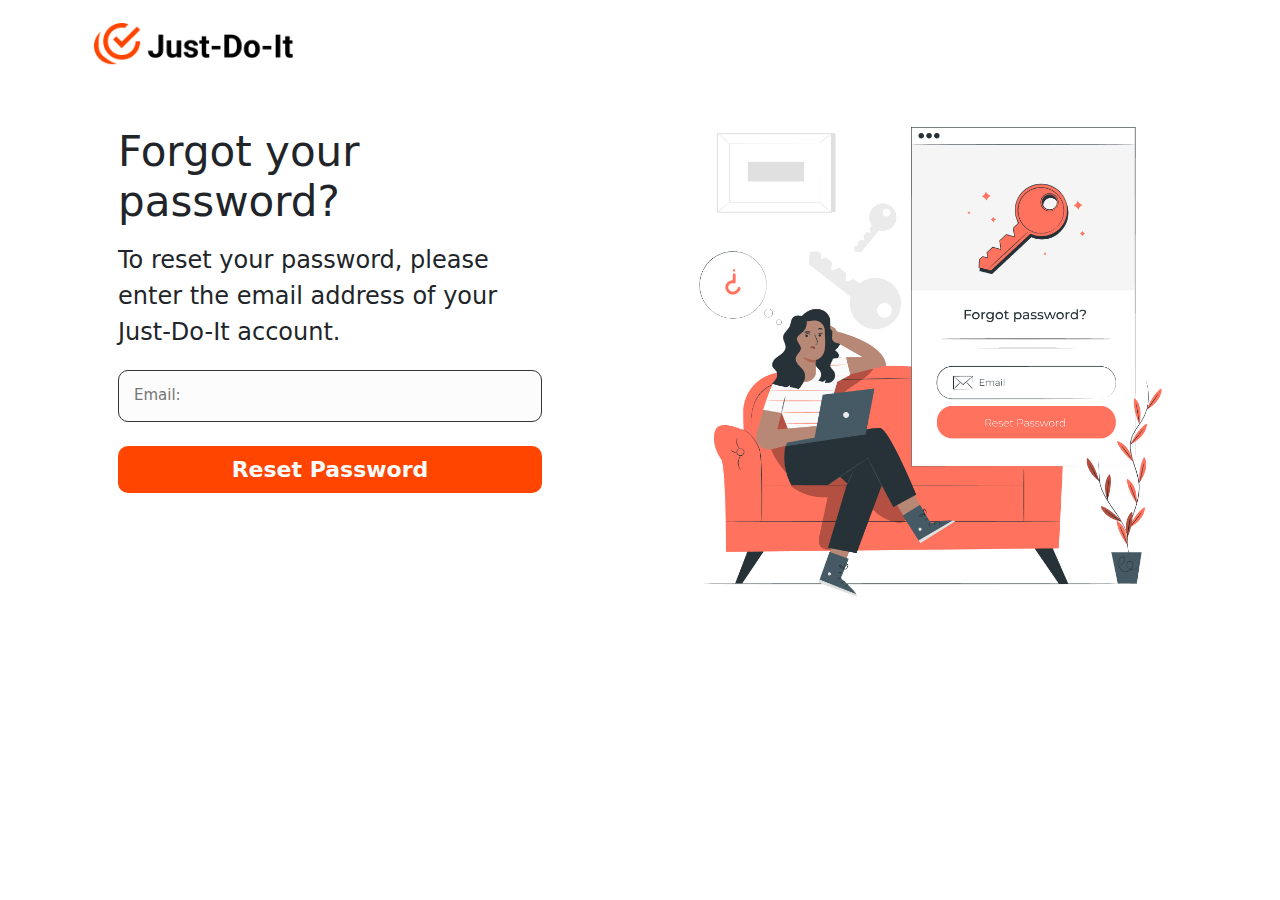
<file: pages/forgot password.html>
<!DOCTYPE html>
<html lang="en">
<head>
    <meta charset="UTF-8">
    <meta http-equiv="X-UA-Compatible" content="IE=edge">
    <meta name="viewport" content="width=device-width, initial-scale=1.0">
    <title>Forgotten Password?</title>
    <link href="/css2/all.css" rel="stylesheet">
    <link rel="stylesheet" href="/main-css/other_pages_styles.css" />
    <link rel="stylesheet" href="/css/bootstrap.css">
</head>
<body>
   
     <section class="container">
        <nav class="navbar navbar-expand-lg " style="background-color: white;">
            <div class="container-fluid">
              <a class="navbar-brand "  href="/pages/index.html"><img src="/images/Group 6.png"  style="width:200px; "  class="img-fluid"  alt=""></a>
                            
            </div>
          </nav>  
        <div id="sign-in" class="row" >
            
            <div class=" col-sm-6 p-5 details">
                <form id="sign-in-form" class="form">
                    <h3>Forgot your password?</h3>
                    <p class="fs-4">To reset your password, please enter the email address of your Just-Do-It account.<p>
                    <input 
                    type="email" 
                    name="content" 
                    id="content" 
                    placeholder="Email:">   
                                  <br>
                                     
                    <a href="/pages/reset.html" target="_blank"><button type="button"">Reset Password</button></a>
                     </form> 
        </div>
        <div class="col-sm-6 p-5">
            <div>
                <img src="/IMGS/forgotten password.png" class="img-fluid" alt="A lady signing in on her mobile device ">
               </div>
        </div>
        </div>
    </section>
</body>
</html>
</file>
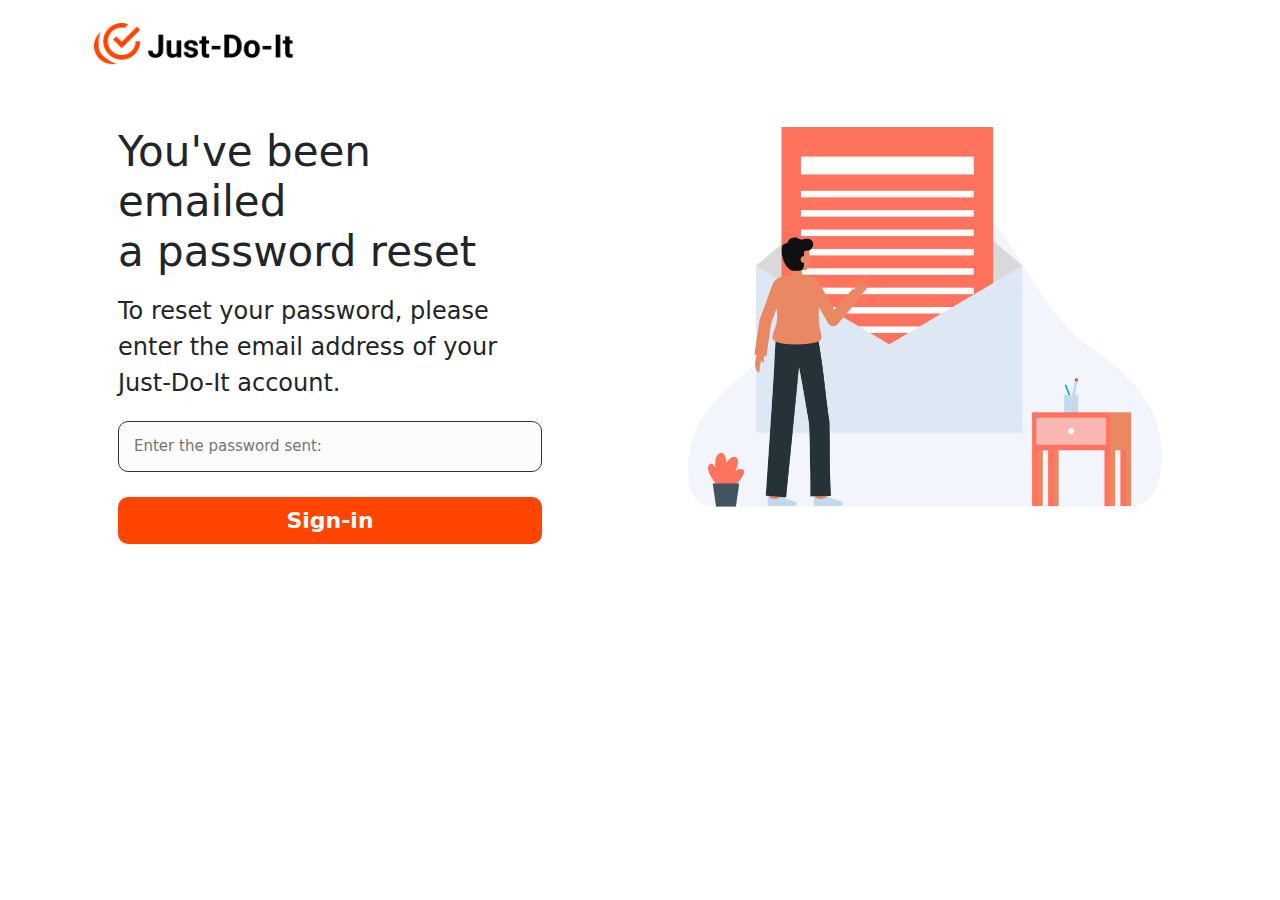
<file: pages/reset.html>
<!DOCTYPE html>
<html lang="en">
<head>
    <meta charset="UTF-8">
    <meta http-equiv="X-UA-Compatible" content="IE=edge">
    <meta name="viewport" content="width=device-width, initial-scale=1.0">
    <title>Hi! Reset your password.</title>
    <link href="/css2/all.css" rel="stylesheet">
    <link rel="stylesheet" href="/main-css/other_pages_styles.css">
    <link rel="stylesheet" href="/css/bootstrap.css">
</head>
<body>
    <!-- <Header>
        <div class="logo">
            <div class="logo-image">
                <img src="./IMGS/logo.png" alt="Todo logo">
            </div>

            <div class="logo-text">
                <a href="./index.html" target="_self"><h3>Just-Do-It</h3></a>
            </div>
        </div>
    </Header>

    <section>
        <div id="reset-password">
            <div class="details">
                <form id="reset-password-form" class="form">
                    <h4>You've been emailed <br> a password reset.</h4>
                    <br><br>
                    <input 
                    type="text" 
                    name="content" 
                    id="content" 
                    placeholder="Enter the password sent:">
                    <button type="submit">Sign-in</button>
                </form>
            </div>
        </div>

        <div class="reset-image">
            <img src="./IMGS/reset password.png"  style="height: 75%;" alt="A lady signing in on her mobile device ">
        </div>
    </section> -->


    <section class="container">
        <nav class="navbar navbar-expand-lg " style="background-color: white;">
            <div class="container-fluid">
              <a class="navbar-brand "  href="/pages/index.html"><img src="/images/Group 6.png"  style="width:200px; "  class="img-fluid"  alt=""></a>
                            
            </div>
          </nav>  
        <div id="sign-in" class="row" >
            
            <div class=" col-sm-6 p-5 details">
                <form id="sign-in-form" class="form">
                    <h3>You've been emailed <br> a password reset</h3>
                    <p class="fs-4">To reset your password, please enter the email address of your Just-Do-It account.<p>
                    <input 
                    type="email" 
                    name="content" 
                    id="content" 
                    placeholder="Enter the password sent:">   
                                  <br>
                                     
                    <a href="/pages/sign-in.html" target="_blank"><button type="button"">Sign-in</button></a>
                     </form> 
        </div>
        <div class="col-sm-6 p-5">
            <div>
                <img src="/IMGS/reset password.png" class="img-fluid" alt="A lady signing in on her mobile device ">
               </div>
        </div>
        </div>
    </section>

</body>
</html>
</file>
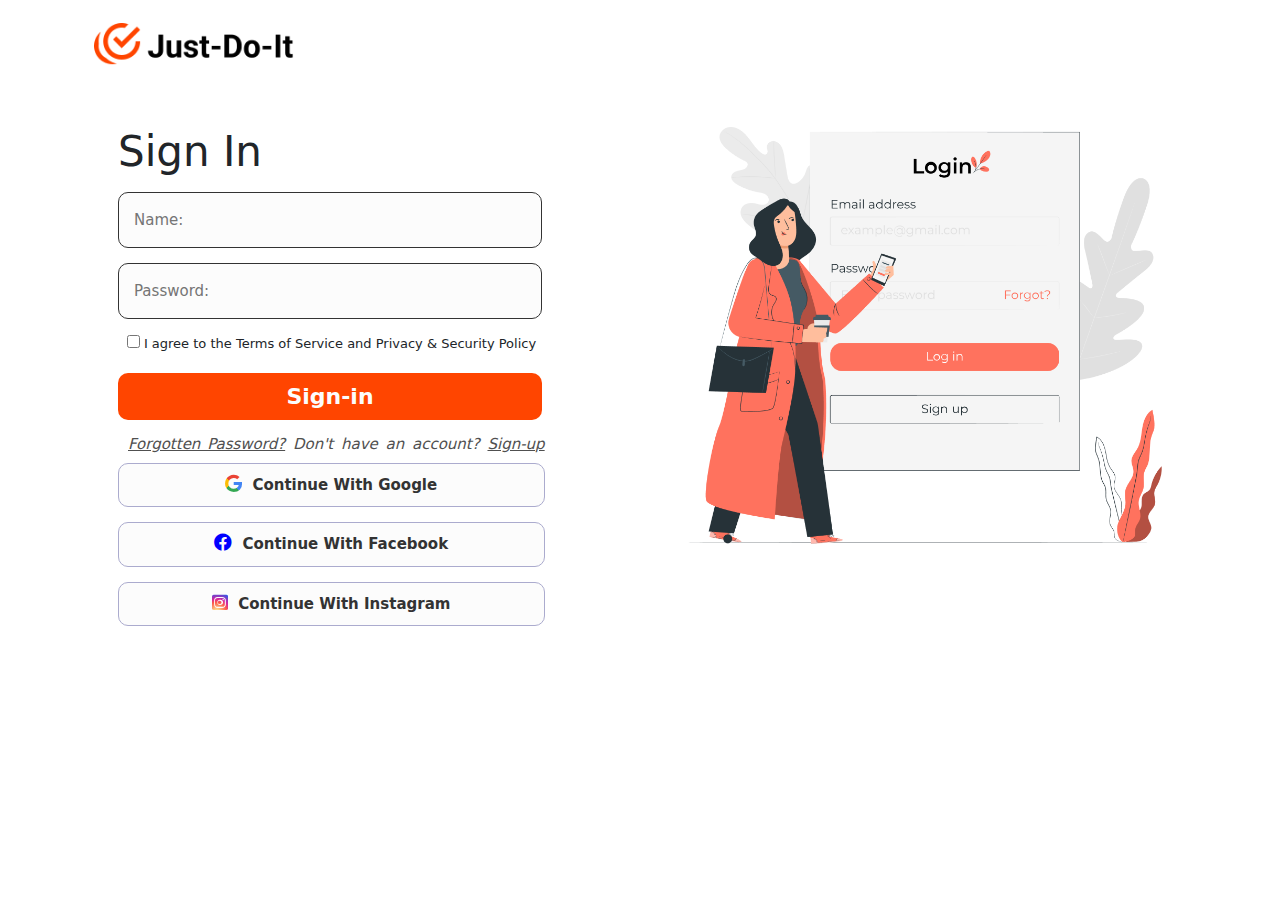
<file: pages/sign-in.html>
<!DOCTYPE html>
<html lang="en">
<head>
    <meta charset="UTF-8">
    <meta http-equiv="X-UA-Compatible" content="IE=edge">
    <meta name="viewport" content="width=device-width, initial-scale=1.0">
    <title>Hi! Log in Here.</title>
    <link href="/css2/all.css" rel="stylesheet">
    <link rel="stylesheet" href="/main-css/other_pages_styles.css" />
    <link rel="stylesheet" href="/css/bootstrap.css">

</head>
<body>
    <!-- <Header>
        <div class="logo">

            <div class="logo-image">
                <img src="./IMGS/logo.png" alt="Todo logo">
            </div>

            <div class="logo-text">
                <a href="./index.html" target="_self"><h3>Just-Do-It</h3></a>
            </div>
        </div>
    </Header> -->
  <!-- <nav class="navbar navbar-expand-lg " style="background-color: white;">
            <div class="container-fluid">
              <a class="navbar-brand "  href="#"><img src="./images/Group 6.png"  style="width:200px; "   alt=""></a>
                            
            </div>
          </nav>
       -->
    <section class="container">
        <nav class="navbar navbar-expand-lg " style="background-color: white;">
            <div class="container-fluid">
              <a class="navbar-brand "  href="./index.html"><img src="/images/Group 6.png"  style="width:200px; "  class="img-fluid"  alt=""></a>
                            
            </div>
          </nav>  
        <div id="sign-in" class="row" >
            
            <div class=" col-sm-6 p-5 details">
                <form id="sign-in-form" class="form">
                    <h3>Sign In</h3>
                    <input 
                    type="text" 
                    name="content" 
                    id="content" 
                    placeholder="Name:">
                    
                    <input 
                    type="password" 
                    name="content" 
                    id="content" 
                    placeholder="Password:">

                    <p> <input type="checkbox" name="Agreement" class="agreement">I agree to the Terms of Service and Privacy & Security Policy</p>

                    <a href="/main-pages/dashboard.html" target="_blank"><button type="button"">Sign-in</button></a>
                </form>
               

                <h5><a href="/pages/forgot password.html" target="_blank" class="fgt">Forgotten Password?</a> Don't have an account? <a href="/pages/sign-up.html" target="_blank">Sign-up</a></h5>
            

            <div class="sign-up-buttons btns">
                <a href=""target="_blank"><button type="submit" class="google"><i class="fa-brands fa-google" aria-hidden="true"></i>Continue With Google</button></a>
    
                <a href="" target="_blank"><button type="submit" class="facebook"><i class="fa-brands fa-facebook" aria-hidden="true"></i>Continue With Facebook</button></a>
    
                <a href="" target="_blank"><button type="submit" class="insta"><i class="fa-brands fa-square-instagram"></i>Continue With Instagram</button></a>
            </div>
        </div>
        <div class="col-sm-6 p-5">
            <div>
                <img src="/IMGS/sign-in.png" class="img-fluid" alt="A lady signing in on her mobile device ">
               </div>
    
        </div>
        </div>


    </section>
    
</body>
</html>
</file>
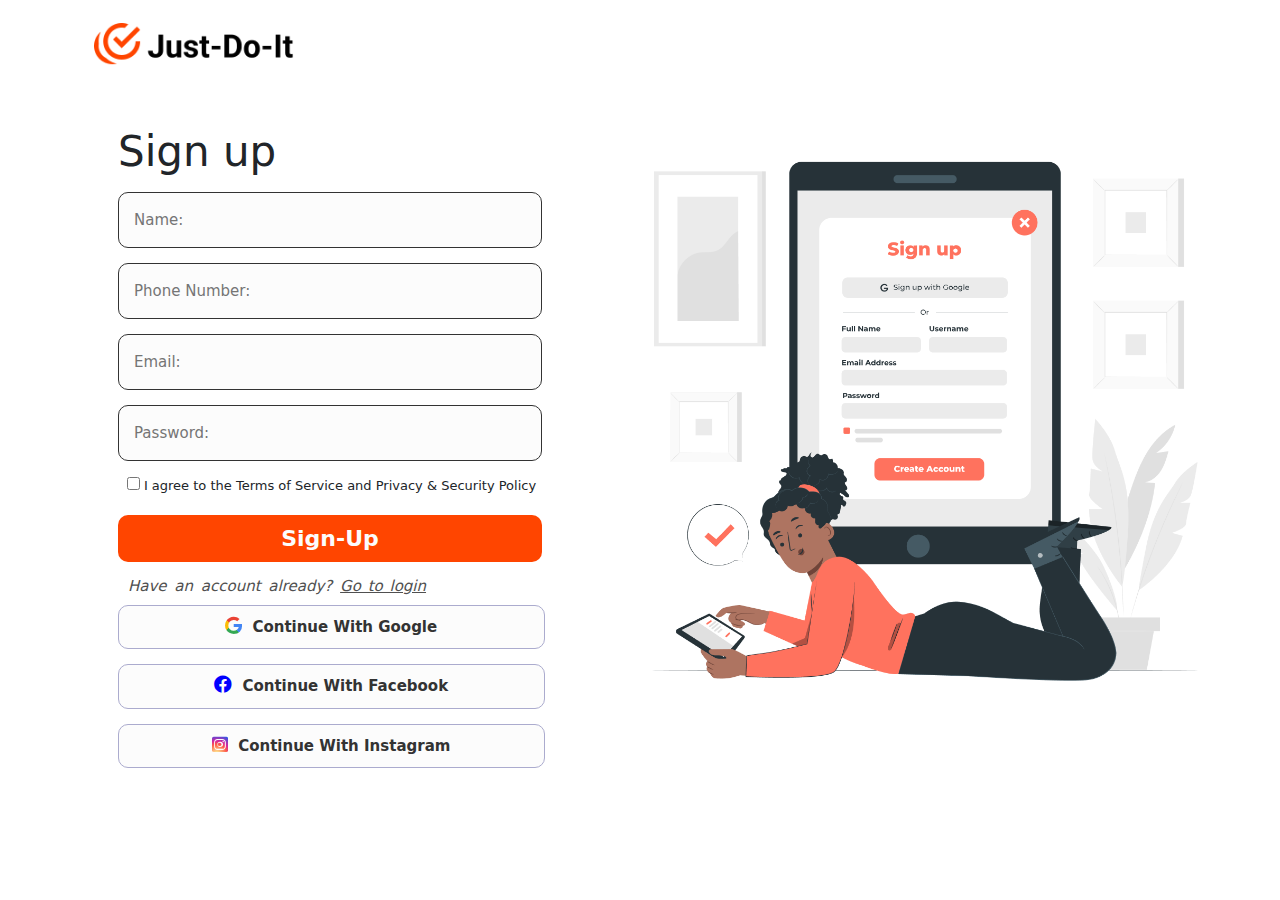
<file: pages/sign-up.html>
<!DOCTYPE html>
<html lang="en">
<head>
    <meta charset="UTF-8">
    <meta http-equiv="X-UA-Compatible" content="IE=edge">
    <meta name="viewport" content="width=device-width, initial-scale=1.0">
    <title>Welcome! sign-up here.</title>
    <link href="/css2/all.css" rel="stylesheet">
    <link rel="stylesheet" href="/main-css/other_pages_styles.css" />
    <link rel="stylesheet" href="/css/bootstrap.css">
</head>
<body>
    <!-- <Header>
        <div class="logo">

            <div class="logo-image">
                <img src="./IMGS/logo.png" alt="Todo logo">
            </div>

            <div class="logo-text">
                <a href="./index.html" target="_self"><h3>Just-Do-It</h3></a>
            </div>
        </div>
    </Header> -->

    <!-- <section class="container">
        <div class="row">
            <div class="col-sm-6"></div>
                <form id="id="sign-up "" class="form">
                    <h3>Sign Up</h3>
                    <input 
                    type="text" 
                    name="content" 
                    id="content" 
                    placeholder="Name:">
                    
                    <input 
                    type="tel" 
                    name="content" 
                    id="content" 
                    placeholder="Phone Number:">
        
                    <input 
                    type="email" 
                    name="content" 
                    id="content" 
                    placeholder="Email:">
        
                    <input 
                    type="password" 
                    name="content" 
                    id="content" 
                    placeholder="Password:">

                    <p> <input type="checkbox" name="Agreement" class="agreement">I agree to the Terms of Service and Privacy & Security Policy</p>

                    <button type="submit">Sign-up</button>
                </form>

                <h5>Have an account already? <a href="./sign-in.html" target="_blank">Go to login</a></h5>
        
            
            <div class="sign-up-buttons btns">
                <a href=""target="_blank"><button type="submit" class="google">Continue With Google</button></a>
    
                <a href="" target="_blank"><button type="submit" class="facebook">Continue With Facebook</button></a>
    
                <a href="" target="_blank"><button type="submit" class="Apple">Continue With Apple</button></a>
            </div>
        </div>

        <div class=" col-sm-6">
            <div>
            <img src="./IMGS/sign-up.png" alt="A lady signing up on her mobile device ">
            </div>
        </div>
    </section> -->





    <section class="container">
        <nav class="navbar navbar-expand-lg " style="background-color: white;">
            <div class="container-fluid">
              <a class="navbar-brand "  href="/pages/index.html"><img src="/images/Group 6.png"  style="width:200px; "  class="img-fluid"  alt=""></a>
                            
            </div>
          </nav>  
        <div id="sign-in" class="row" >
            
            <div class=" col-sm-6 p-5 details">
                <form id="sign-in-form" class="form">
                    <h3>Sign up</h3>
                    <input 
                    type="text" 
                    name="content" 
                    id="content" 
                    placeholder="Name:">



                    <input 
                    type="tel" 
                    name="content" 
                    id="content" 
                    placeholder="Phone Number:">
        
                    
                    <input 
                    type="email" 
                    name="content" 
                    id="content" 
                    placeholder="Email:">

                    <input 
                    type="password" 
                    name="content" 
                    id="content" 
                    placeholder="Password:">


                    <p> <input type="checkbox" name="Agreement" class="agreement">I agree to the Terms of Service and Privacy & Security Policy</p>

                    <a href="/main-pages/dashboard.html" target="_blank"><button type="button"">Sign-Up</button></a>
                </form>
               

                <h5>Have an account already? <a href="/pages/sign-in.html" target="_blank">Go to login</a></h5>
        
    
            

            <div class="sign-up-buttons btns">
                <a href=""target="_blank"><button type="submit" class="google"><i class="fa-brands fa-google" aria-hidden="true"></i>Continue With Google</button></a>
    
                <a href="" target="_blank"><button type="submit" class="facebook"><i class="fa-brands fa-facebook" aria-hidden="true"></i>Continue With Facebook</button></a>
    
                <a href="" target="_blank"><button type="submit" class="insta"><i class="fa-brands fa-square-instagram"></i>Continue With Instagram</button></a>
            </div>
        </div>
        <div class="col-sm-6 ">
            <div>
                <img src="/IMGS/sign-up.png" class="img-fluid" style="margin-top: 70px;" alt="A lady signing in on her mobile device ">
               </div>
    
        </div>
        </div>


    </section>
    
    
</body>
</html>
</file>
<file: main-css/landingpage.css>
.navbar{
 width: 90%; 
   position: fixed;
   z-index: 1; 
 }  
img{
    width: 70%;
}
<<<<<<< HEAD
.activ{
    color: black;
    background: white;
    border: none;   
    padding: 7px 30px;
}
.activ:hover{
    outline: thin  solid rgb(255, 69, 0);
    border-radius: 9px;

}
.sign-btn{
    color:rgb(255, 69, 0);
    background: white;
    border: none;   
    outline: thin  solid  rgb(255, 69, 0);
    border-radius: 9px;
=======
.sign-btn{
    color: black;
    background: white;
    border: none;   
>>>>>>> 4504fa1732de03fdc860b406c81dfc7596e89425
}
.sign-btn:hover{
    color: white;
    background-color: rgb(255, 69, 0);
    border-radius: 9px;
<<<<<<< HEAD
    padding: 7px 30px;
=======
    padding: 7px 20px;
    outline: thin  solid white;
>>>>>>> 4504fa1732de03fdc860b406c81dfc7596e89425
}
.sign-up-btn{
    color: white;
    background-color: rgb(255, 69, 0);
    border: none;
    border-radius: 9px;
    padding: 7px 20px;
}
.sign-up-btn:hover{
    color: black;
    background: white;
    outline: thin  solid rgb(255, 69, 0);
}

.head{
    transform: translateY(160px);
}
.body{
    transform: translateY(100px);
  margin-top: 200px;
}

.footer{
    transform: translateY(100px);
    margin-top: 200px;
    color: white;
}
.foo{
    display: flex;
    justify-content: flex-end;
}
.items{
        font-style: italic;
        font-weight: bolder;
        background-color:  rgb(255, 69, 0);
        text-align: center;
}
table{
    cursor: pointer;
<<<<<<< HEAD
}
.contain a{
	border: 1px solid #DDDDDD;
	border-radius: 50%;
	display: inline-flex;
	justify-content: center;
	align-items: center;
	margin: 0 5px;
	height: 40px;
	width: 40px;
    text-decoration: none;
}
.social{
	color:gray;	
	transition: all ;
    background-color: white;
	
=======
>>>>>>> 4504fa1732de03fdc860b406c81dfc7596e89425
}
</file>
<file: main-css/other_pages_styles2.css>
:root{
    --primary: #FF4500;
    --dark: #333333;
    --light: #FCFCFC;
    --darker: #505050;
    --dim: #EEEEEE;
    --lighter: #FAFAFA;
    --orange: #E98862;
    --blue: #1976D2;
    --grey: #818181;
}

*{
    margin: 0;
    padding: 0;
    box-sizing: border-box;
    font-family: system-ui, -apple-system, BlinkMacSystemFont, 'Segoe UI', Roboto, Oxygen, Ubuntu, Cantarell, 'Open Sans', 'Helvetica Neue', sans-serif;
    
}
nav{
    display: flex;
    background-color: var(--primary);
    width: 100%;
    padding: 20px;

}

.logo-image{
    width: 15%;
    margin: 0 40px 0 70px ;
}

.logo-image img{
    width: 40px;
    height: 35px;
}

.search {
    width: 55%;
}
.search input{
    width: 700px;
    height: 35px;
    padding: 15px;
    border-radius: 5px;
    border: none;
}

.search input:focus{
    outline-style: none;
    box-shadow: none;
    padding-left: 20px;
}

.search input::placeholder{
    font-size: larger;
    font-weight: 500;
    font-family: system-ui, -apple-system, BlinkMacSystemFont, 'Segoe UI', Roboto, Oxygen, Ubuntu, Cantarell, 'Open Sans', 'Helvetica Neue', sans-serifS;
}

.add{
    margin-left: 50px;
    width: 5%;
    color: var(--light);
    font-size: 30px;
    font-weight: lighter;
    margin-top: -18px;
    margin-bottom: -10px;
    font-family: 'Times New Roman', Times, serif;
}

.add a{
    text-decoration: none;
    color: var(--light);
}

.add a:hover{
    font-size: 33px;
    transition: 0.2s ease-in-out;
}

.reminder{
    width: 5%;
}
.reminder .fa-bell{
    color: white;
    margin-top: 8px;
    margin-left: 40px;
    font-size: 22px;
}

.reminder .fa-bell:hover{
    font-size: 25px;
    transition: 0.2s ease-in-out;

}

.profile-picture{
    width: 5%;
    margin-left: 40px;
    margin-top: 3px;

}

.profile-picture img{
    border-radius: 15px;

}

section{
    display: flex;
    flex-direction: row;
    width: 100%;
    height: 575px;
}

.menus{
    background-color: var(--lighter);
    display: flex;
    flex-direction: column;
    width: 25%;
    padding: 40px;
}

.menus div{
    display: flex;
    margin-bottom: 20px;
}

.menus div i{
    margin-right: 10px;
    margin-top: 3px;
    font-size: 20px;
}

.menus div a{
    text-decoration: none;
    color: var(--dark);
    font-weight: bold;
    font-size: 15px;
}

.menus div a:hover{
    background-color: rgba(219, 211, 211, 0.5);
    font-size: 17px;
    transition: 0.25s ease-in-out;
    padding: 5px 10px;
    border-radius: 5px;
}

.menus .current{
    background-color: rgba(204, 196, 196, 0.8);
    width: 100%;
    padding: 5px 10px;
    border-radius: 5px;
}

.fa-clipboard{
    color: #316FEA;
}

.fa-calendar-day{
    color: #0CBC8B;
}

.fa-hard-drive{
    color: #E98862;
}

.fa-clipboard-check{
    color: #9747FF;
}

.fa-windows{
    color: #507C87;
}

.fa-box-archive{
    color: #E98862;
}

.category{
    width: 100%;
    margin-top: 50px;
}

.category h6{
    margin-top: -15px;
    margin-left: 50%;
    font-size: 30px;

}
.category h6 a{
    color: var(--primary);
}

.archived{
    margin-top: 70px;
}


.content{
    padding: 30px 70px;
    width: 70%;
}

.content h3{
    font-size: 30px;
    font-weight: 700;
    margin: 0;
    margin-bottom: 2px;
}

.content h5{
    margin-left: 5px;
    font-size: 20px;
    color: var(--darker);

}

.content h5 span {
    color: var(--primary);
    font-size: 35px;
    font-weight: normal;
}

.content h5 a{
    text-decoration: none;
    color: var(--darker);
}

.content h5 a:hover{
    font-size: 25px;
    transition: 0.4s ease-in-out;
}

aside{
    margin: 30px 150px;
    width: 500px;
    height: 300px;
    padding: 75px 150px;
}
aside h4{
    text-align: center;
    color: var(--grey);
    font-size: 20px;
}

aside h6{
    text-align: center;
    color: var(--grey);
    font-size: 10px;
}

aside img{
    margin-left: 26px;
}

.create h3{
    font-size: 24px;
    color: var(--dark);
    margin-bottom: 30px;
}

#box{
    border: 1px solid dimgray;
    border-radius: 15px;
    padding: 20px 25px;
}

#box input{
    font-size: 20px;
    width: 80%;
    color: rgb(24, 24, 24);
    font-weight: 600;
    margin-bottom: 20px;
    padding: 10px;
    border: none;
}
#box input:focus{
    outline-style: none;
    box-shadow: none;
}
#box h3{
    font-size: 15px;
    font-weight: 500;
    margin-left: 5px;
}

#box a{
    color: var(--dark);
    text-decoration: none;
}


.desc{
    border: 1px solid dimgray;
    border-radius: 10px;
    padding: 5px 8px;
    display: inline;
    font-size: 10px;
    margin-right: 10px;
}

.desc i{
    margin-right: 5px;
}

.desc:hover{
    font-size: 12px;
    transition: 0.25s ease-in-out;
}

.fa-business-time{
    margin-left: 95%;
    font-size: 20px;
    color: #333333;
}

.fa-business-time:hover{
    font-size: 22px;
    transition: 0.25s ease-in-out;
}

.btns{
    margin-left: 82%;
    margin-top: 15px;
}

.btns button{
    border-radius: 5px;
    padding: 7px;
    border: 1px solid transparent;
    font-weight: bolder;
}

.btns #cancel{
    background-color: #CCCCCC;
}

.btns #add-task{
    background-color: var(--primary);
    color: var(--light);
}

.btns #add-task:hover{
    background-color: transparent;
    transition: 0.2s ease-in-out;
    color: var(--primary);
}

.btns #cancel:hover{
    background-color: transparent;
    transition: 0.2s ease-in-out;
    color: rgb(229, 18, 18);
}

<<<<<<< HEAD
=======
.todos{
    font-family: system-ui, -apple-system, BlinkMacSystemFont, 'Segoe UI', Roboto, Oxygen, Ubuntu, Cantarell, 'Open Sans', 'Helvetica Neue', sans-serif;
    color: var(--dark);
}

.todos a{
    text-decoration: none;
    color: var(--dark);
    padding: 0 5px;
}

.todos li{
    border-top-style: none;
    border-bottom-style: groove;
    border-right-style: none;
    border-left-style: none;
    margin-bottom: 5px;
    list-style: none;
}

.todos li h3{
    font-size: 20px;
    margin-bottom: 0;
}

.todos li h5, .task-icons{
    display: inline;
    font-size: 12px;
    margin-left: 0;
}

.task-icons{
    color: var(--dark);
    margin-left: 40%;
}

.task-icons a{
    margin-right: 3px;
}

.task-icons i{
    font-size: 15px;
}

.todos-btns{
    display: flex;
    margin-top: 5px;
    width: 100%;
    padding-right: 25px;
}

.todos-btns1{
    display: flex;
    color: var(--dark);
}

.todos-btns1 i{
    margin-right: 3px;
    color: #FFA500;
}

.todos-btns1 h6{
    font-size: 12px;
    font-weight: 600;
    margin-right: 8px;
    width: 50px;
}

.todos-btns2{
    display: flex;
    margin-bottom: 10px;
    font-family: 10px;
    margin-left: 74%;
    width: 50%;
    color: var(--dark);
}

.todos-btns2 h6{
    margin: 0 auto;
    font-size: 12px;
}

.todos-btns2 i{
    margin-left: 10px;
    font-size: 15px;
}
>>>>>>> 4504fa1732de03fdc860b406c81dfc7596e89425
</file>
<file: main-css/other_pages_styles.css>
:root{
    --primary: #FF4500;
    --dark: #333333;
    --light: #FCFCFC;
    --darker: #505050;
    --dim: #EEEEEE;
}

*{
    margin: 0;
    padding: 0;
    box-sizing: border-box;
    font-family: system-ui, -apple-system, BlinkMacSystemFont, 'Segoe UI', Roboto, Oxygen, Ubuntu, Cantarell, 'Open Sans', 'Helvetica Neue', sans-serif;
    
}

input:focus{
    outline-style: none;
    box-shadow: none;
}

body{
    background: var(--light);
    color: var(--dark);
    padding: 10px;
    margin: 50px 150px;
}


a{
    text-decoration: none;
    color: var(--dark);
}

/* header{
    margin-bottom: 40px;
    margin-top: -10px;
    
}
header .logo{
    display: flex;
    flex-direction: row;
    
}

.logo-image{
    margin-top: 12px;
}
.logo-image img{
    width: 85%;
    height: 90%;
}
.logo-text{
    text-decoration: none;
    color: var(--dark);
    font-size: 35px;
    margin-left: -3px;

}

section{
    display: flex;
    flex-direction: row;
    width: 100%;
    overflow: hidden;
    margin: 20px auto;
    align-content: space-between;
    margin-right: 0;
    margin-bottom: -20px;

} */

.details{
    width: 90%;
    margin: 0% 0;
}

.form{
    width: 100%;
    display: flex;
    flex-direction: column;
    margin: 0;
    padding-right: 50px;
    
}

.form h3{
    font-size: 42px;
    padding-bottom: 5px;
    margin-bottom: 10px;
}

.form input{
    display: block;
    padding: 15px;
    width: 100%;
    margin-bottom: 15px;
    border-radius: 10px;
    border: var(--dark) 1px solid;
    background-color: var(--light);
}

.form input::placeholder{
    font-size: 15px;
}

.form input::after{
    background-color: var(--light);
}

.form p{
    font-size: small;
    margin-bottom: 20px;
}

.form p .agreement{
    width: 12%;
    display: inline;
    margin-left: -10px;
    margin-right: -15px;
}

.form button{
    padding: 7px;
    width: 100%;
    margin-top: -10px;
    margin-bottom: 15px;
    border-radius: 10px;
    font-size: 22px;
    background-color: var(--primary);
    color: var(--light);
    border: none;
    font-weight: bold;
}

.form button:hover{
    background-color: white;
    color: var(--primary);
    border: 1px solid var(--primary);
    transition: 0.3s;
}

.details h5{
    font-style: italic;
    word-spacing: 3px;
    color: var(--darker);
    margin-bottom: 10px;
    font-size: 15px;
    padding-left: 10px;
}

.details h5 a{
    font-style: italic;
    word-spacing: 2px;
    color: var(--darker);

}

.details h5 a:active{
    color: blue;
}

.details h5 a:hover{
    text-decoration: underline;
    font-size: medium;
}

#forgotten-password{
    margin-bottom: -200px;
}

#forgotten-password-form{
    width: 90%;
    margin-top: 30px;
}
#forgotten-password-form h2{
    font-size: 35px;
    padding-right: 250px;
    margin-bottom: 20px;
    letter-spacing: 2px;
    word-spacing: 5px;
    font-family: system-ui, -apple-system, BlinkMacSystemFont, 'Segoe UI', Roboto, Oxygen, Ubuntu, Cantarell, 'Open Sans', 'Helvetica Neue', sans-serif;
  
}

#forgotten-password-form h4{
    font-size: 20px;
    margin-bottom: 10px;
    color: var(--dark);
    font-family: 'Times New Roman', Times, serif;
    font-weight: 500;
    padding-right: 190px;
    margin-bottom: 20px;
}

#forgotten-password-form input{
    display: block;
    padding: 18px 10px;
    width: 70%;
    margin-bottom: 40px;
    border-radius: 10px;
    border: var(--dark) 1px solid;
    background-color: var(--light);
}

#forgotten-password-form input::placeholder{
    font-size: 18px;
}

#forgotten-password-form button{
    padding: 13px 10px;
    width: 70%;
    margin-top: -10px;
    margin-bottom: 15px;
    border-radius: 10px;
    font-size: 18px;
    font-weight: bold;
    background-color: var(--primary);
    color: var(--light);
    border: none;
}

#forgotten-password-form button:hover{
    background-color: white;
    color: var(--primary);
    border: 1px solid var(--primary);
    transition: 0.3s;
}

.fgt-image{
    width: 20%;
    margin-top: -180px;
    height: 800px;
    display: flex;
    justify-content: center;
    align-items: center;
    margin-left: -250px;
    margin-bottom: -150px;
}

.fgt-image img{
    width: 250%;
    height: 50%;
    padding: 0;
    margin: 0;
}


#reset-password-form{
    width: 200%;
}

#reset-password-form h4{
    font-size: 38px;
    color: var(--dark);
    font-family: system-ui, -apple-system, BlinkMacSystemFont, 'Segoe UI', Roboto, Oxygen, Ubuntu, Cantarell, 'Open Sans', 'Helvetica Neue', sans-serif;
    font-weight: bolder;
    margin-bottom: 30px;
    margin-top: 20px;
}

#reset-password-form input{
    display: block;
    padding: 18px 10px;
    width: 70%;
    margin-bottom: 40px;
    border-radius: 10px;
    border: var(--dark) 1px solid;
    background-color: var(--light);
}

#reset-password-form input::placeholder{
    font-size: 18px;
}

#reset-password-form button{
    padding: 13px 10px;
    width: 70%;
    margin-top: -10px;
    margin-bottom: 15px;
    border-radius: 10px;
    font-size: 18px;
    font-weight: 600;
    background-color: var(--primary);
    color: var(--light);
    border: none;
}

#reset-password-form button:hover{
    background-color: white;
    color: var(--primary);
    border: 1px solid var(--primary);
    transition: 0.3s;
}

.reset-image{
    width: 20%;
    height: 450px;
    margin-left: 150px;
}

.btns{
    width: 90%;
    margin: 0% 0%;

}

.btns button{
    padding: 10px;
    width: 100%;
    margin-bottom: 15px;
    border-radius: 10px;
    font-size: 15px;
    font-weight: 700;
    background-color: var(--light);
    color: var(--dark);
    border: rgb(171, 171, 206) 1px solid;
}

.btns button:hover{
    background-color: #cac6c6;
    transition: 0.3s;
}

.image{
    width: 35%;
    margin-top: 80px;
    height: 500px;
    display: flex;
    justify-content: center;
    margin-left: 10%;
    margin-bottom: -50px;

}

.image img{
    width: 250%;
    height: 80%;
}

.btns i{
    margin-right: 10px;
    font-size: 18px;
}

.fa-google{
    background: conic-gradient(from -45deg, #ea4335 110deg, #4285f4 90deg 180deg, #34a853 180deg 270deg, #fbbc05 270deg) 73% 55%/150% 150% no-repeat;
    -webkit-background-clip: text;
    background-clip: text;
    color: transparent;
    -webkit-text-fill-color: transparent;
}

.fa-facebook{
    color: blue;
}

.fa-square-instagram{
    color: transparent;
    background: radial-gradient(circle at 30% 107%, #fdf497 0%, #fdf497 5%, #fd5949 45%, #d6249f 60%, #285aeb 90%);
    background: -webkit-radial-gradient(circle at 30% 107%, #fdf497 0%, #fdf497 5%, #fd5949 45%, #d6249f 60%, #285aeb 90%);
    background-clip: text;
    -webkit-background-clip: text;
}
</file>
